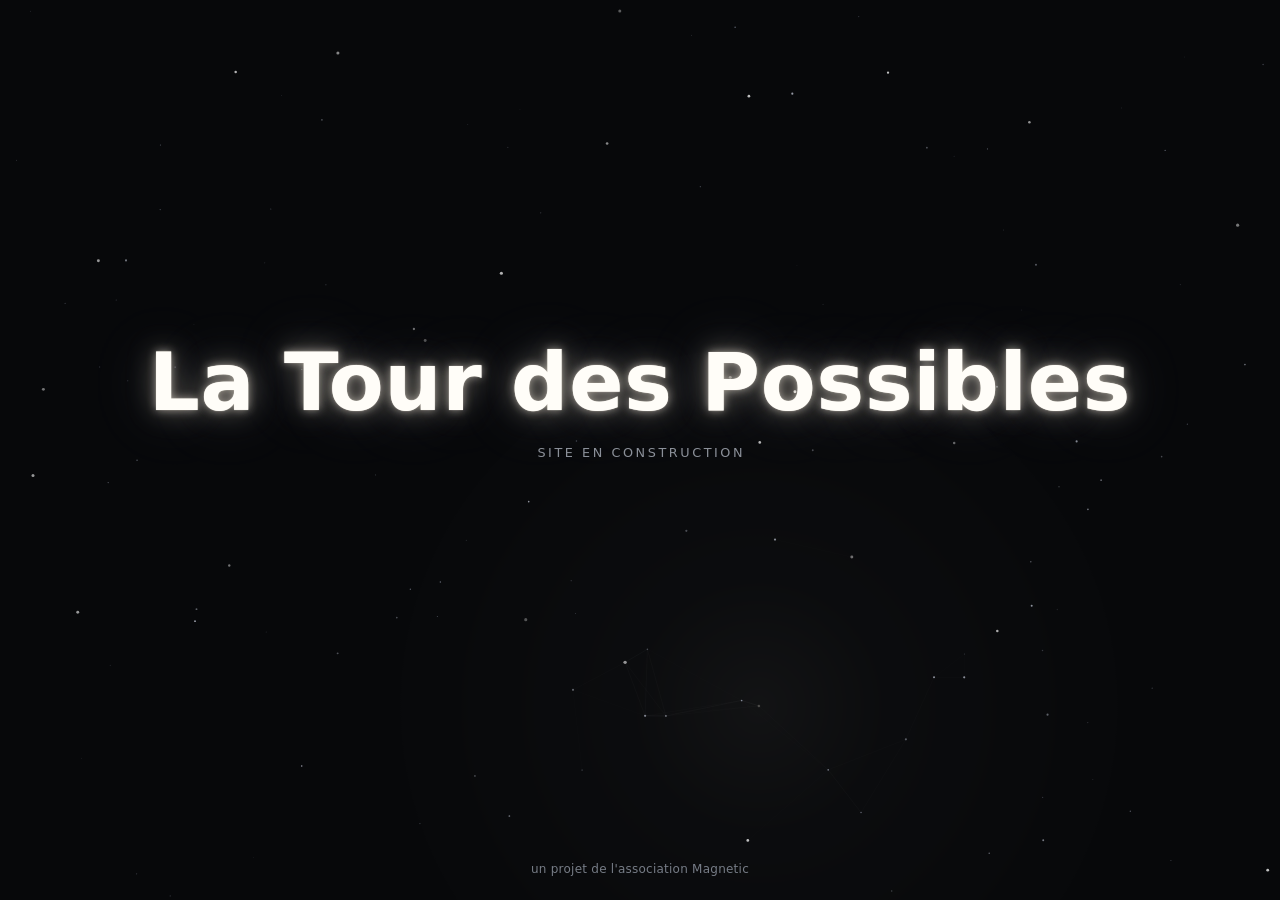
<file: index.html>
<!DOCTYPE html>
<html lang="fr" class="no-js"><head>
<meta charset="utf-8">
<meta name="viewport" content="width=device-width, initial-scale=1, viewport-fit=cover">
<title>La Tour des Possibles, site en construction</title>
<meta name="description" content="Installation d'art public de l'association Magnetic. Un combiné sonne au hasard dans l'espace public, celui qui décroche formule un voeu, et le voeu rejoint tous les autres. Geneva Lux, Genève, janvier 2027.">
<meta name="theme-color" content="#07080A">
<meta name="color-scheme" content="dark">
<link rel="canonical" href="https://tourdespossibles.ch/">
<meta property="og:type" content="website">
<meta property="og:url" content="https://tourdespossibles.ch/">
<meta property="og:locale" content="fr_CH">
<meta property="og:title" content="La Tour des Possibles, site en construction">
<meta property="og:description" content="Installation d'art public de l'association Magnetic. Un combiné sonne au hasard dans l'espace public, celui qui décroche formule un voeu, et le voeu rejoint tous les autres. Geneva Lux, Genève, janvier 2027.">
<!-- Visuel HD du festival, à activer à réception (1200 × 630 conseillé) :
<meta property="og:image" content="https://tourdespossibles.ch/og-image.jpg">
<meta property="og:image:width" content="1200">
<meta property="og:image:height" content="630">
<meta property="og:image:alt" content="La Tour des Possibles">
-->
<link rel="icon" type="image/svg+xml" href="data:image/svg+xml,%3Csvg xmlns='http://www.w3.org/2000/svg' viewBox='0 0 16 16'%3E%3Cpath d='M8 1l1.5 5.5L15 8l-5.5 1.5L8 15l-1.5-5.5L1 8l5.5-1.5z' fill='%23DCE6FF'/%3E%3C/svg%3E">
<script>document.documentElement.className='js'</script>
<link rel="stylesheet" href="style.css">
<script src="script.js" defer></script>
</head>
<body>

<div class="sky-static" aria-hidden="true"></div>
<canvas id="sky" aria-hidden="true"></canvas>
<main>
<h1>La Tour des Possibles</h1>
<p class="tagline">site en construction</p>
</main>
<footer>
<!-- À activer quand magnetic.ch sera en ligne :
<a href="https://magnetic.ch/">un projet de l'association Magnetic</a>
-->
un projet de l'association Magnetic
</footer>


</body></html>
</file>
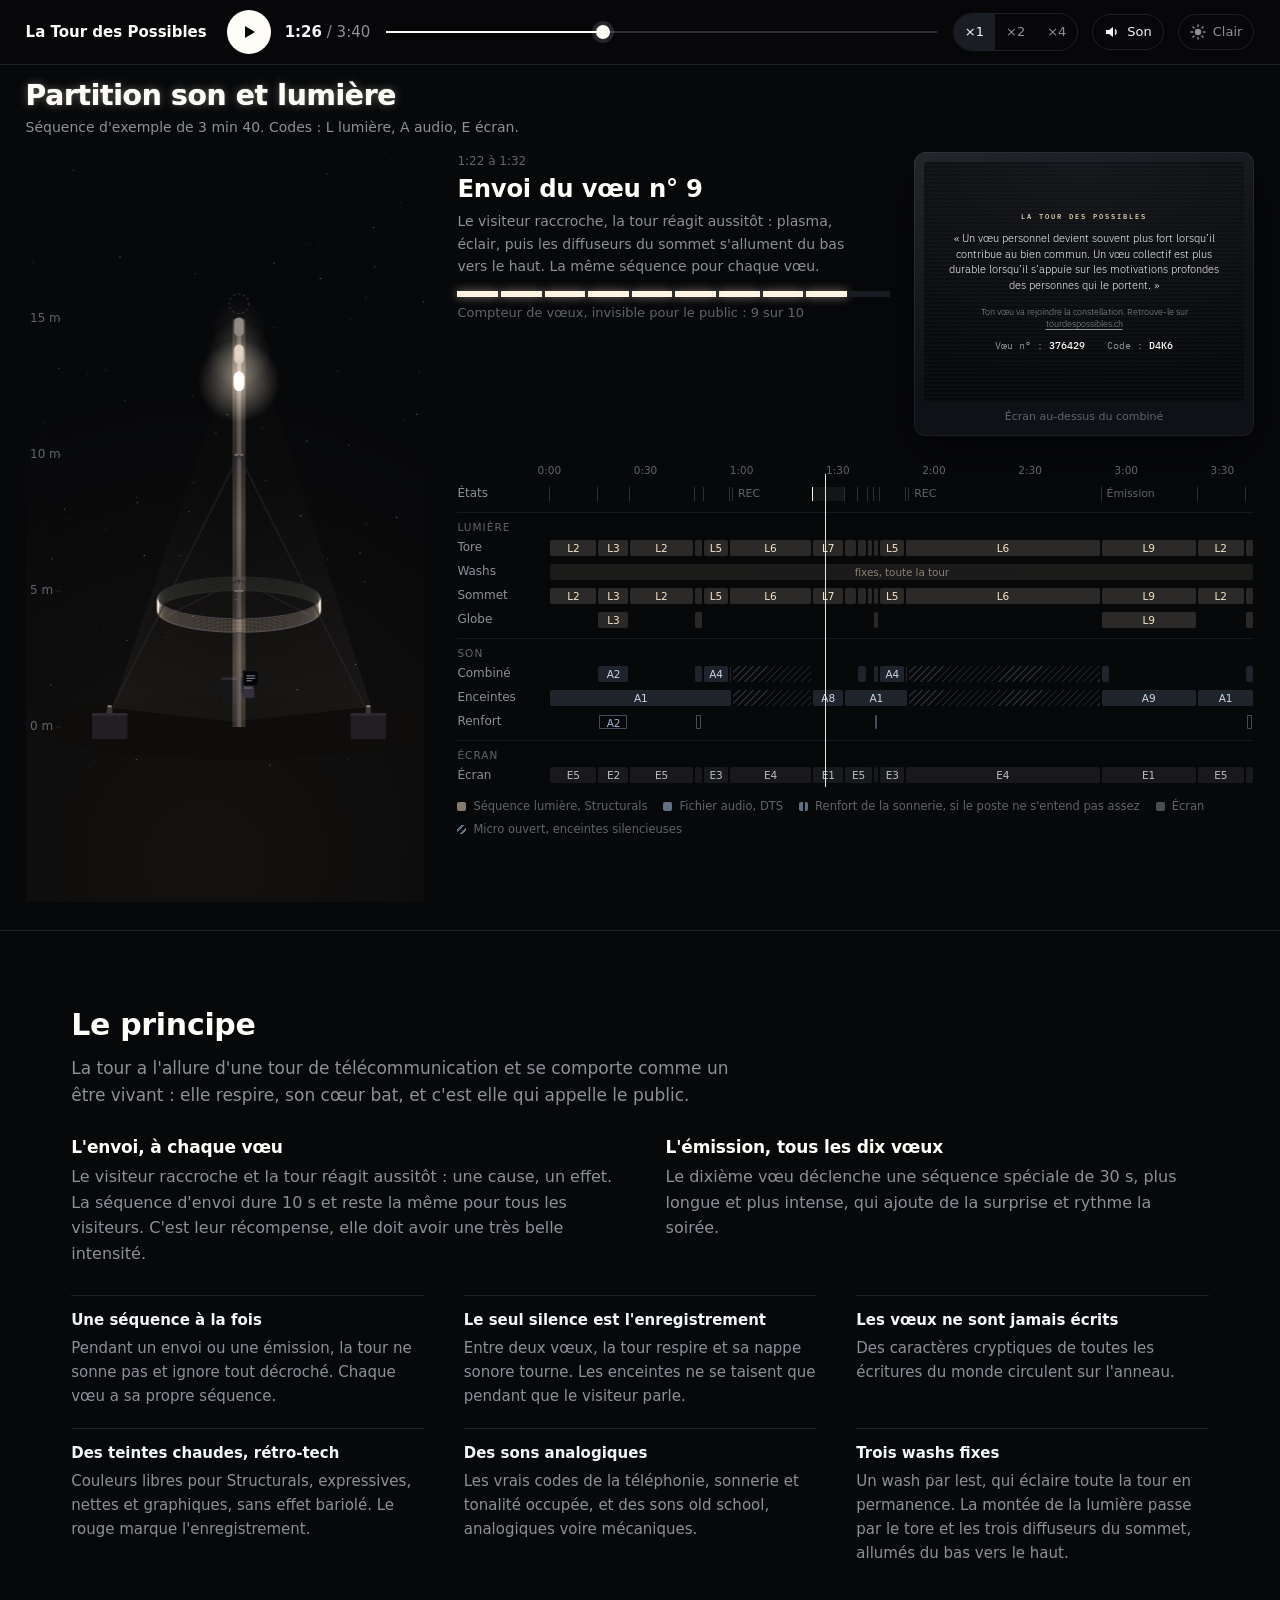
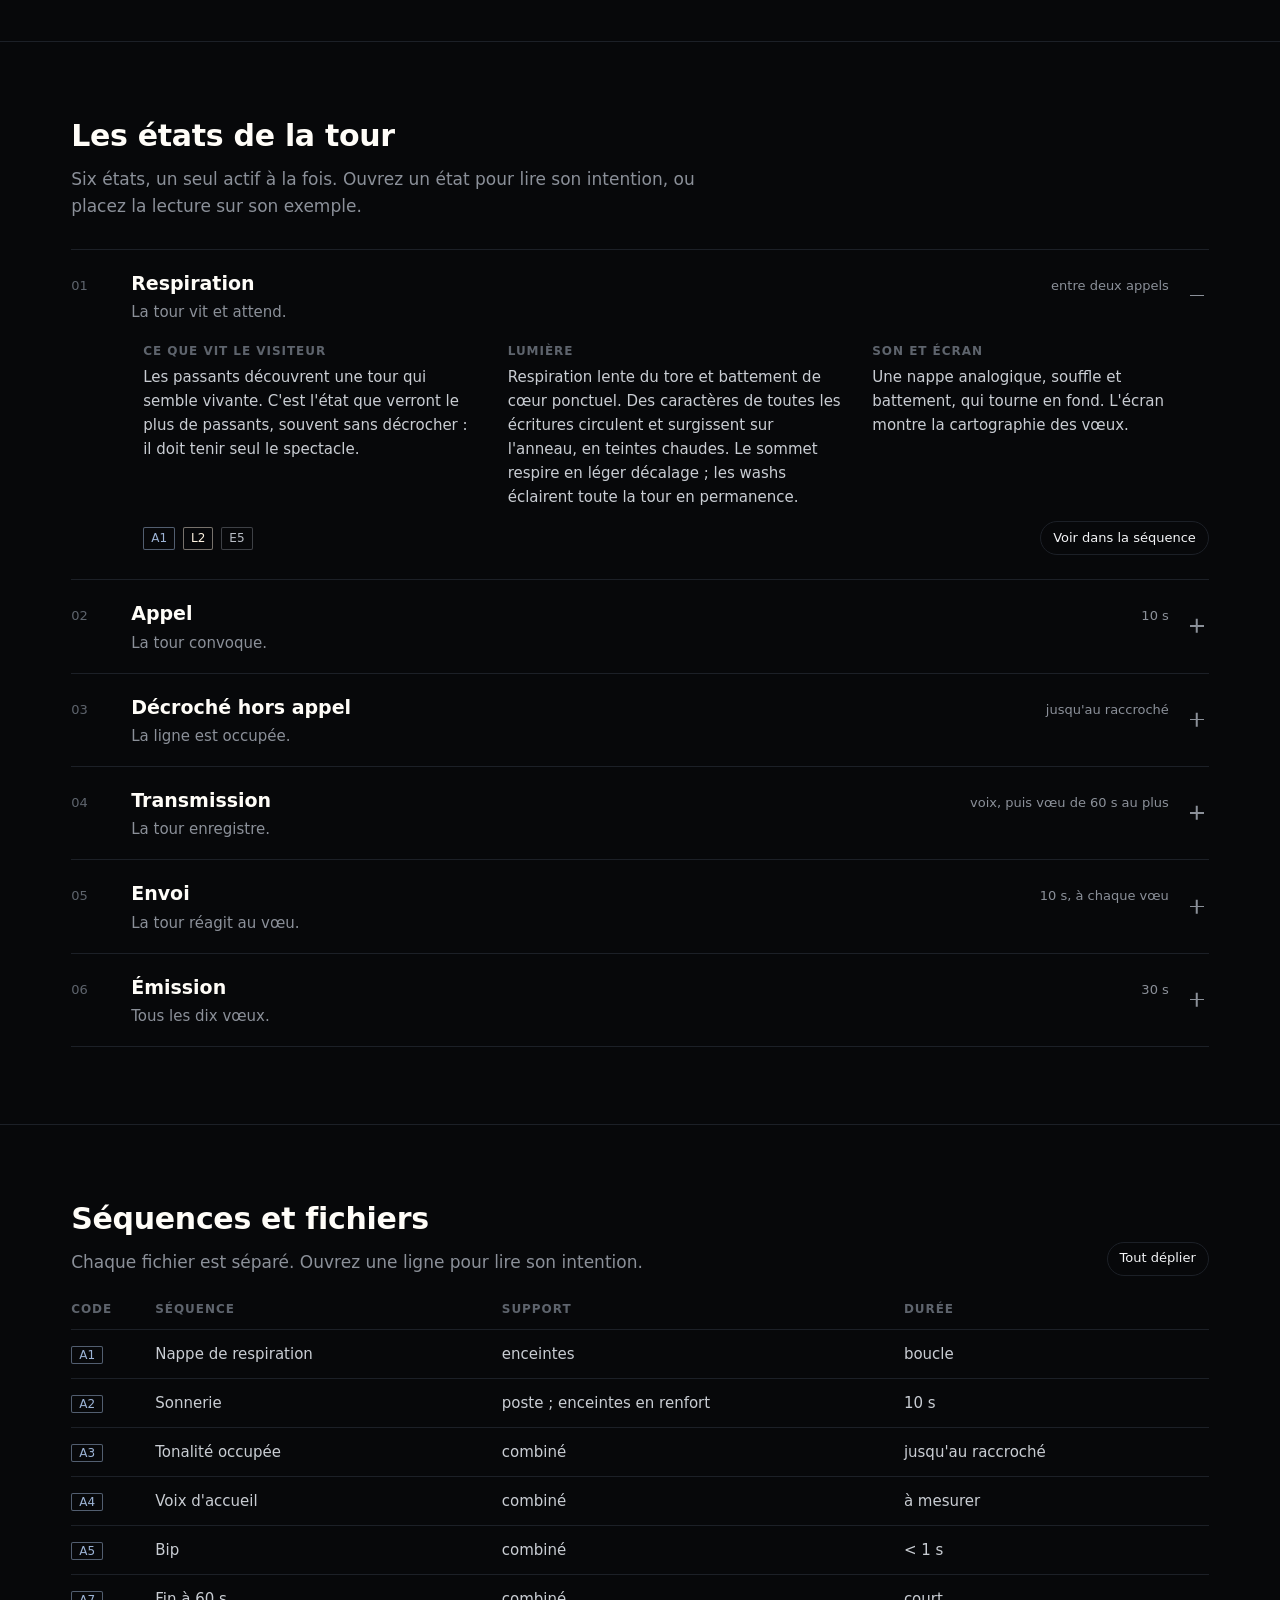
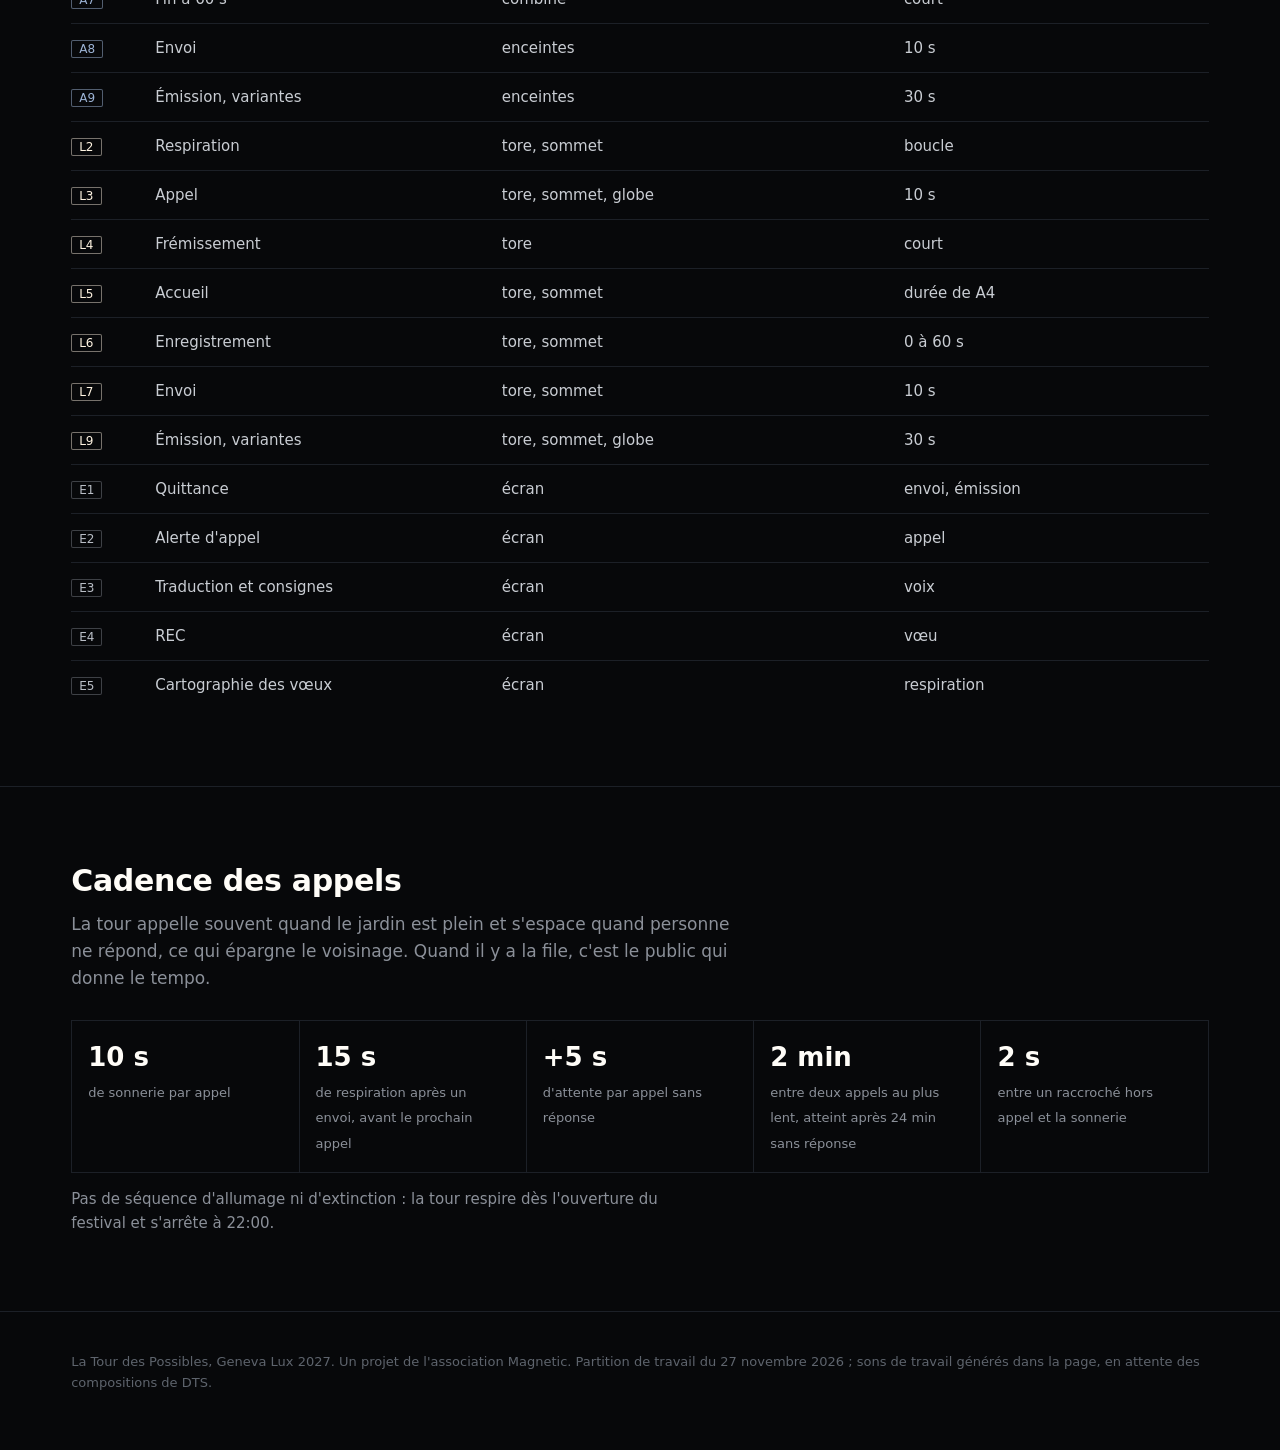
<file: sequencage/index.html>
<!DOCTYPE html>
<html lang="fr">
<head>
<meta charset="utf-8">
<meta name="viewport" content="width=device-width, initial-scale=1">
<meta name="robots" content="noindex">
<meta name="color-scheme" content="dark light">
<meta name="theme-color" content="#07080A">
<title>Partition de la tour</title>
<link rel="preconnect" href="https://fonts.googleapis.com"><link href="https://fonts.googleapis.com/css2?family=IBM+Plex+Mono:wght@400;500&family=IBM+Plex+Sans:wght@300;400;600&display=swap" rel="stylesheet">
<style>
/* VOICE travail : la conduite son et lumière d'une installation, à transmettre à l'équipe technique
   IDEA une conduite de régie lue la nuit, au pied de la tour, dans la charte du site tourdespossibles.ch
   PICTURE la tour en élévation, ses zones allumées à l'instant t, et le bandeau du tore déroulé
   COLOUR nuit #07080A, blanc chaud et ambre rétro-tech pour la lumière, bleu gris #9DB4D6 pour le son, rouge REC
   TYPE la police système du site, titres en 700 avec la lueur du site
   LAYOUT transport collant ; tour et écran ; timeline ; puis le cahier des charges replié en accordéons */
:root{color-scheme:dark;--bg:#07080A;--s1:#0D0F13;--line:#1C2027;--ink:#F4F5F7;--mute:#8B9099;--dim:#5E646D;--lum:#FFF4E2;--son:#9DB4D6;--scr:#8B9099;--rec:#FF3B3B}
*{box-sizing:border-box;min-width:0}
html,body{margin:0;background:var(--bg)}
body{color:var(--ink);font:16px/1.6 system-ui,-apple-system,"Segoe UI","Helvetica Neue",Helvetica,Arial,sans-serif;-webkit-font-smoothing:antialiased;overflow-x:clip}
h1,h2,h3{margin:0;font-weight:700;line-height:1.1;letter-spacing:-.01em}
h1{font-size:clamp(30px,4.4vw,52px);color:#FFFDF8;text-wrap:balance;text-shadow:0 0 1px rgba(255,250,240,.9),0 0 12px rgba(255,246,232,.45),0 0 40px rgba(255,240,215,.25)}
h2{font-size:clamp(22px,2.4vw,30px);color:#FFFDF8}
h3{font-size:17px}
p{margin:0}
a{color:inherit}
.w{max-width:1240px;margin:0 auto;padding:0 max(4vw,16px)}
section{padding:clamp(40px,6vw,88px) 0;border-top:1px solid var(--line)}
.lead{color:var(--mute);max-width:62ch;margin-top:14px;font-size:17px}
.sub{font-size:13px;color:var(--dim)}
/* transport */
.bar{position:sticky;top:0;z-index:9;background:rgba(7,8,10,.86);backdrop-filter:blur(10px);-webkit-backdrop-filter:blur(10px);border-bottom:1px solid var(--line)}
.bar .w{display:flex;align-items:center;gap:14px;min-height:64px;flex-wrap:wrap;padding-top:8px;padding-bottom:8px}
.brand{font-weight:700;font-size:15px;color:#FFFDF8;white-space:nowrap;margin-right:6px}
.pb{width:44px;height:44px;border-radius:50%;border:0;background:#FFFDF8;color:#07080A;cursor:pointer;display:grid;place-items:center;flex:none}
.pb svg{width:16px;height:16px}
.tc{font-variant-numeric:tabular-nums;font-size:15px;white-space:nowrap;color:var(--mute)}
.tc b{color:var(--ink);font-weight:600}
input[type=range]{-webkit-appearance:none;appearance:none;flex:1 1 220px;height:44px;background:transparent;cursor:pointer}
input[type=range]::-webkit-slider-runnable-track{height:2px;background:linear-gradient(90deg,#FFFDF8 var(--p,0%),#2A2F37 var(--p,0%))}
input[type=range]::-moz-range-track{height:2px;background:#2A2F37}
input[type=range]::-moz-range-progress{height:2px;background:#FFFDF8}
input[type=range]::-webkit-slider-thumb{-webkit-appearance:none;width:14px;height:14px;border-radius:50%;background:#FFFDF8;margin-top:-6px;box-shadow:0 0 0 4px rgba(255,253,248,.12)}
input[type=range]::-moz-range-thumb{width:14px;height:14px;border:0;border-radius:50%;background:#FFFDF8}
.seg{display:flex;border:1px solid var(--line);border-radius:22px;overflow:hidden;flex:none}
.seg button,.tog{font:inherit;font-size:13px;background:transparent;color:var(--mute);border:0;min-height:36px;padding:0 11px;cursor:pointer}
.seg button.on{background:#1A1E24;color:var(--ink)}
.tog{border:1px solid var(--line);border-radius:22px;display:flex;align-items:center;gap:7px;flex:none}
.tog[aria-pressed=true]{color:var(--ink)}
.tog svg{width:16px;height:16px}
button:focus-visible,input:focus-visible,summary:focus-visible{outline:2px solid #FFFDF8;outline-offset:2px}
/* stage */
.hero{padding:clamp(36px,5vw,64px) 0 clamp(28px,4vw,48px)}
.stage{display:grid;grid-template-columns:minmax(0,1.6fr) minmax(0,1fr);gap:clamp(24px,4vw,56px);margin-top:clamp(24px,3vw,40px);align-items:start}
.fig{position:relative;height:clamp(480px,74vh,760px)}
.fig canvas{position:absolute;inset:0;width:100%;height:100%}
.band{margin-top:12px}
.band canvas{display:block;width:100%;height:36px;image-rendering:pixelated;background:#000}
.band .sub{display:flex;justify-content:space-between;gap:12px;margin-top:8px}
.now .t{font-size:13px;color:var(--dim);font-variant-numeric:tabular-nums}
.now h3{font-size:clamp(24px,2.4vw,32px);color:#FFFDF8;margin:6px 0 10px}
.now p{color:var(--mute);font-size:15px;max-width:44ch;min-height:4.8em}
.gauge{display:grid;grid-template-columns:repeat(10,1fr);gap:3px;margin:20px 0 8px}
.gauge i{height:6px;background:#1A1E24}
.gauge i.f{background:var(--lum);box-shadow:0 0 10px rgba(255,244,226,.5)}
.dev{margin-top:28px;width:min(100%,300px);background:#15181D;border-radius:14px;padding:12px;box-shadow:inset 0 1px 0 #262B33,0 20px 40px rgba(0,0,0,.5)}
.scr{aspect-ratio:1;border-radius:6px;background:#020304;display:flex;flex-direction:column;justify-content:center;align-items:center;text-align:center;padding:9%;gap:10px;overflow:hidden;position:relative;transition:background .25s}
.scr .fr{font-size:15px;line-height:1.35;color:#F4F5F7}
.scr .en{font-size:13px;line-height:1.35;color:#8B9099}
.scr .bg{font-size:34px;font-weight:700;line-height:1;color:#FFFDF8}
.scr.al{background:#B3161C}.scr.al .en{color:#FFD9DA}
.scr .ring{width:58%;aspect-ratio:1;border-radius:50%;display:grid;place-items:center;background:conic-gradient(var(--rec) var(--a,0deg),#1A1C20 0);-webkit-mask:radial-gradient(circle,transparent 61%,#000 62%);mask:radial-gradient(circle,transparent 61%,#000 62%);position:absolute}
.scr .recl{color:var(--rec);font-weight:700;letter-spacing:.06em;font-size:15px;position:relative}
.scr .cd{font-size:40px;font-weight:700;color:#FFFDF8;font-variant-numeric:tabular-nums;position:relative;line-height:1}
.dev .sub{margin-top:10px;text-align:center}
/* timeline */
.tl{position:relative;margin-top:28px;user-select:none;touch-action:none;--lw:112px}
.r{display:grid;grid-template-columns:var(--lw) minmax(0,1fr);align-items:center;min-height:30px}
.r .k{font-size:13px;color:var(--mute)}
.g{display:grid;grid-template-columns:var(--lw) minmax(0,1fr);margin-top:14px;padding-top:12px;border-top:1px solid var(--line)}
.g .k{font-size:12px;letter-spacing:.08em;text-transform:uppercase;color:var(--dim)}
.tr{position:relative;height:26px}
.bk{position:absolute;top:2px;bottom:2px;font-size:11px;line-height:20px;text-align:center;overflow:hidden;white-space:nowrap;font-variant-numeric:tabular-nums;cursor:pointer;border-radius:2px}
.bk.l{background:rgba(255,244,226,.12);box-shadow:inset 0 0 0 1px rgba(255,244,226,.45);color:var(--lum)}
.bk.s{background:rgba(157,180,214,.13);box-shadow:inset 0 0 0 1px rgba(157,180,214,.5);color:var(--son)}
.bk.e{background:rgba(139,144,153,.12);box-shadow:inset 0 0 0 1px rgba(139,144,153,.42);color:#B9BEC6}
.bk.opt{background:transparent;box-shadow:inset 0 0 0 1px rgba(157,180,214,.5);border:1px dashed rgba(157,180,214,.0);color:var(--son);background-image:repeating-linear-gradient(90deg,rgba(157,180,214,.18) 0 6px,transparent 6px 10px)}
.bk.mic{background:repeating-linear-gradient(135deg,transparent 0 4px,rgba(157,180,214,.22) 4px 6px);box-shadow:inset 0 0 0 1px rgba(157,180,214,.35)}
.bk.st{background:transparent;color:var(--mute);text-align:left;padding-left:6px;border-left:1px solid #3A3F47;border-radius:0;font-size:12px}
.bk.st.on{color:#FFFDF8;border-left-color:#FFFDF8}
.bk.nar{color:transparent!important}
.ax{position:relative;height:18px;font-size:11px;color:var(--dim);font-variant-numeric:tabular-nums}
.ax span{position:absolute;transform:translateX(-50%)}
#ph{position:absolute;top:18px;bottom:0;width:1px;background:#FFFDF8;pointer-events:none;box-shadow:0 0 8px rgba(255,253,248,.6)}
.lg{display:flex;flex-wrap:wrap;gap:6px 20px;font-size:13px;color:var(--mute);margin-top:16px}
.lg i{display:inline-block;width:10px;height:10px;margin-right:7px;vertical-align:-1px;border-radius:2px}
/* text sections */
.two{display:grid;grid-template-columns:minmax(0,1fr) minmax(0,1fr);gap:clamp(24px,4vw,64px);margin-top:28px}
.two h3{color:#FFFDF8;margin-bottom:8px}
.two p{color:var(--mute)}
ul.rules{list-style:none;padding:0;margin:28px 0 0;display:grid;grid-template-columns:repeat(auto-fit,minmax(min(100%,260px),1fr));gap:20px 40px}
ul.rules li{border-top:1px solid var(--line);padding-top:12px;color:var(--mute);font-size:15px}
ul.rules b{display:block;color:var(--ink);font-weight:600;margin-bottom:4px}
details.st2{border-top:1px solid var(--line)}
details.st2:last-of-type{border-bottom:1px solid var(--line)}
details.st2 summary{list-style:none;display:grid;grid-template-columns:44px minmax(0,1fr) auto 24px;gap:16px;align-items:baseline;padding:18px 0;cursor:pointer}
details.st2 summary::-webkit-details-marker{display:none}
.num{font-size:13px;color:var(--dim);font-variant-numeric:tabular-nums}
.sn{font-weight:700;font-size:19px;color:#FFFDF8}
.sn span{display:block;font-weight:400;font-size:15px;color:var(--mute);margin-top:2px}
.du{font-size:13px;color:var(--mute);white-space:nowrap;font-variant-numeric:tabular-nums}
.pl{width:24px;height:24px;position:relative;align-self:center}
.pl::before,.pl::after{content:"";position:absolute;left:5px;right:5px;top:11px;height:1.5px;background:var(--mute);transition:transform .2s}
.pl::after{transform:rotate(90deg)}
details[open] .pl::after{transform:rotate(0)}
.body{display:grid;grid-template-columns:44px repeat(3,minmax(0,1fr));gap:12px 28px;padding:0 0 24px}
.body>div:first-child{grid-row:span 2}
.body h4{margin:0 0 4px;font-size:12px;letter-spacing:.08em;text-transform:uppercase;color:var(--dim);font-weight:600}
.body p{color:#C9CDD3;font-size:15px}
.body .fx{grid-column:2/-1;display:flex;flex-wrap:wrap;gap:8px;align-items:center}
.chip{font-size:12px;font-variant-numeric:tabular-nums;padding:2px 8px;border-radius:2px}
.chip.l{color:var(--lum);box-shadow:inset 0 0 0 1px rgba(255,244,226,.45)}.chip.s{color:var(--son);box-shadow:inset 0 0 0 1px rgba(157,180,214,.5)}.chip.e{color:#B9BEC6;box-shadow:inset 0 0 0 1px rgba(139,144,153,.42)}
.go{font:inherit;font-size:13px;color:var(--ink);background:transparent;border:1px solid var(--line);border-radius:22px;min-height:34px;padding:0 12px;cursor:pointer;margin-left:auto}
.go:hover{border-color:#FFFDF8}
.ft{width:100%;border-collapse:collapse;margin-top:24px;font-size:15px}
.ft th{font-size:12px;letter-spacing:.08em;text-transform:uppercase;color:var(--dim);font-weight:600;text-align:left;padding:0 12px 10px 0}
.ft td{padding:12px 12px 12px 0;border-top:1px solid var(--line);vertical-align:top;color:#C9CDD3}
.ft tr.h td{cursor:pointer}
.ft tr.h:hover td{color:var(--ink)}
.ft td:first-child{width:84px;white-space:nowrap}
.ft td.x{width:24px}
.ft tr.d td{border-top:0;padding-top:0;color:var(--mute);font-size:14px}
.ft tr.d[hidden]{display:none}
.ft tr.h[aria-expanded=true] .pl::after{transform:rotate(0)}
.tools{display:flex;justify-content:space-between;align-items:end;gap:16px;flex-wrap:wrap}
.cad{display:grid;grid-template-columns:repeat(auto-fit,minmax(min(100%,150px),1fr));gap:1px;background:var(--line);margin-top:28px;border:1px solid var(--line)}
.cad div{background:var(--bg);padding:16px}
.cad b{display:block;font-size:26px;font-weight:700;color:#FFFDF8;font-variant-numeric:tabular-nums}
.cad span{font-size:13px;color:var(--mute)}
ol.open{margin:24px 0 0;padding:0;list-style:none;columns:2 320px;column-gap:56px}
ol.open li{break-inside:avoid;padding:12px 0;border-top:1px solid var(--line);color:var(--mute);font-size:15px}
ol.open b{color:var(--ink);font-weight:600}
footer{padding:40px 0 56px;color:var(--dim);font-size:13px;border-top:1px solid var(--line)}
@media(max-width:900px){.stage{grid-template-columns:minmax(0,1fr)}.fig{height:clamp(440px,70vh,640px)}.two{grid-template-columns:minmax(0,1fr)}.body{grid-template-columns:minmax(0,1fr)}.body>div:first-child{display:none}.body .fx{grid-column:auto}}
@media(max-width:600px){.fig{height:clamp(380px,112vw,520px)}.tl{--lw:74px}.r .k{font-size:12px}.brand{display:none}.bar .w{gap:10px}details.st2 summary{grid-template-columns:28px minmax(0,1fr) 24px}.du{display:none}.ft td:nth-child(3),.ft th:nth-child(3){display:none}}
@media(prefers-reduced-motion:reduce){.pl::before,.pl::after,.scr{transition:none}}

/* layout tour 1/3, lecture 2/3 */
.hero{padding:clamp(18px,2.4vw,30px) 0 clamp(24px,3vw,40px)}
.hero h1{font-size:clamp(24px,2.6vw,34px)}
.hero .lead{margin-top:8px;font-size:15px;max-width:none}
.stage{grid-template-columns:minmax(0,1fr) minmax(0,2fr);margin-top:18px;gap:clamp(20px,2.6vw,40px)}
.fig{height:clamp(420px,calc(100svh - 230px),780px)}
.top{display:grid;grid-template-columns:minmax(0,1fr) 196px;gap:24px;align-items:start}
.now h3{font-size:clamp(20px,1.9vw,26px);margin:4px 0 8px}
.now p{min-height:0;font-size:14px}
.gauge{margin:14px 0 6px}
.dev{margin-top:0;width:196px;padding:9px;border-radius:12px}
.scr{padding:8%;gap:6px}
.scr .fr{font-size:12px}.scr .en{font-size:11px}.scr .bg{font-size:24px}
.scr .recl{font-size:13px}.scr .cd{font-size:30px}
.dev .sub{margin-top:6px;font-size:11px}
.right .tl{margin-top:18px}
.right .lg{font-size:12px;margin-top:10px}
@media(max-width:900px){.stage{grid-template-columns:minmax(0,1fr)}.fig{height:clamp(420px,70vh,620px)}}
@media(max-width:560px){.top{grid-template-columns:minmax(0,1fr)}.dev{width:min(100%,260px)}}
.right .r{min-height:24px}.right .tr{height:22px}.right .bk{line-height:16px;font-size:10.5px;letter-spacing:-.01em}.right .g{margin-top:6px;padding-top:6px}.right .g .k{font-size:11px}.right .ax{height:16px}#ph{top:16px}
.top{grid-template-columns:minmax(0,1fr) 164px}.dev{width:164px}.scr .bg{font-size:20px}.scr .fr{font-size:11px}.scr .en{font-size:10.5px}

/* nettoyage */
.wide{max-width:none;padding-left:clamp(16px,2vw,32px);padding-right:clamp(16px,2vw,32px)}
.hero{padding:16px 0 28px}
.hero h1{font-size:clamp(22px,2.2vw,30px);text-shadow:0 0 1px rgba(255,250,240,.8),0 0 10px rgba(255,246,232,.35)}
.hero .lead{font-size:14px;margin-top:4px}
.stage{margin-top:14px;align-items:start}
.fig{height:calc(100svh - 150px);min-height:440px;max-height:900px}
.now .t{font-size:12px}
.right .tl{--lw:92px;margin-top:22px}
.right .r .k{font-size:12px}
.right .g{border-top-color:#15181D}
.right .g .k{font-size:10.5px;letter-spacing:.1em}
.right .ax{font-size:10.5px}
.bk{top:3px;bottom:3px;border-radius:2px}
.bk.l{background:rgba(255,236,205,.15);box-shadow:none;color:#F3E3C8}
.bk.s{background:rgba(157,180,214,.17);box-shadow:none;color:#C9D6EA}
.bk.e{background:rgba(255,255,255,.07);box-shadow:none;color:#B9BEC6}
.bk.mic{background:repeating-linear-gradient(135deg,transparent 0 4px,rgba(157,180,214,.2) 4px 5px);box-shadow:none}
.bk.opt{background:none;background-image:none;box-shadow:inset 0 0 0 1px rgba(157,180,214,.4);color:var(--son)}
.bk.st{top:4px;bottom:4px;border-left:1px solid #2A2F37;color:var(--dim);font-size:11px;padding-left:5px;line-height:14px}
.bk.st.on{color:#FFFDF8;border-left-color:#FFFDF8;background:rgba(255,255,255,.05)}
#ph{width:1px;background:rgba(255,253,248,.9);box-shadow:none}
.right .lg{gap:4px 16px;font-size:11.5px;color:var(--dim)}
.right .lg i{width:9px;height:9px}
.dev{box-shadow:inset 0 1px 0 #22262D}
@media(max-width:900px){.fig{height:clamp(420px,70vh,620px)}}

/* mode clair : la tour et l'écran restent de nuit */
:root[data-theme=light]{color-scheme:light;--bg:#FAFAF8;--s1:#F1F1EE;--line:#E2E3E5;--ink:#15171B;--mute:#4F555D;--dim:#80868E;--lum:#8A5A12;--son:#2D5592;--scr:#5A6068}
:root[data-theme=light] h1,:root[data-theme=light] h2,:root[data-theme=light] .brand,:root[data-theme=light] .now h3,:root[data-theme=light] .two h3,:root[data-theme=light] .sn,:root[data-theme=light] .cad b{color:#0F1114;text-shadow:none}
:root[data-theme=light] .bar{background:rgba(250,250,248,.9)}
:root[data-theme=light] .pb{background:#15171B;color:#FAFAF8}
:root[data-theme=light] input[type=range]::-webkit-slider-runnable-track{background:linear-gradient(90deg,#15171B var(--p,0%),#D6D8DB var(--p,0%))}
:root[data-theme=light] input[type=range]::-moz-range-track{background:#D6D8DB}:root[data-theme=light] input[type=range]::-moz-range-progress{background:#15171B}
:root[data-theme=light] input[type=range]::-webkit-slider-thumb{background:#15171B;box-shadow:0 0 0 4px rgba(21,23,27,.1)}:root[data-theme=light] input[type=range]::-moz-range-thumb{background:#15171B}
:root[data-theme=light] .seg button.on{background:#E9EAEC}
:root[data-theme=light] button:focus-visible,:root[data-theme=light] input:focus-visible,:root[data-theme=light] summary:focus-visible{outline-color:#15171B}
:root[data-theme=light] .fig{background:#07080A;border-radius:6px;overflow:hidden}
:root[data-theme=light] .gauge i{background:#E2E3E5}:root[data-theme=light] .gauge i.f{background:#C9872A;box-shadow:none}
:root[data-theme=light] .dev{box-shadow:0 10px 30px rgba(0,0,0,.18)}
:root[data-theme=light] .right .g{border-top-color:#ECEDEF}
:root[data-theme=light] .bk.l{background:rgba(201,135,42,.17);color:#6E470E}
:root[data-theme=light] .bk.s{background:rgba(45,85,146,.13);color:#24477E}
:root[data-theme=light] .bk.e{background:rgba(0,0,0,.06);color:#4A4F57}
:root[data-theme=light] .bk.mic{background:repeating-linear-gradient(135deg,transparent 0 4px,rgba(45,85,146,.18) 4px 5px)}
:root[data-theme=light] .bk.opt{box-shadow:inset 0 0 0 1px rgba(45,85,146,.45);color:#24477E}
:root[data-theme=light] .bk.st{border-left-color:#D6D8DB;color:var(--dim)}:root[data-theme=light] .bk.st.on{color:#0F1114;border-left-color:#0F1114;background:rgba(0,0,0,.04)}
:root[data-theme=light] #ph{background:#15171B}
:root[data-theme=light] .body p,:root[data-theme=light] .ft td{color:#30343A}:root[data-theme=light] .ft tr.h:hover td{color:#0F1114}
:root[data-theme=light] .chip.l{color:#6E470E;box-shadow:inset 0 0 0 1px rgba(138,90,18,.45)}:root[data-theme=light] .chip.s{color:#24477E;box-shadow:inset 0 0 0 1px rgba(45,85,146,.45)}:root[data-theme=light] .chip.e{color:#4A4F57;box-shadow:inset 0 0 0 1px rgba(0,0,0,.2)}
:root[data-theme=light] .go:hover{border-color:#15171B}
:root[data-theme=light] .right .lg{color:var(--mute)}
:root{--sw-l:rgba(255,236,205,.5);--sw-s:rgba(157,180,214,.6);--sw-e:rgba(139,144,153,.5)}
:root[data-theme=light]{--sw-l:rgba(201,135,42,.5);--sw-s:rgba(45,85,146,.45);--sw-e:rgba(0,0,0,.25)}
.ft tr.d td{line-height:1.6;padding-bottom:18px}.ft tr.d td:last-child{max-width:78ch}

/* écran 4:3 de la quittance, d'après le deck */
.top{grid-template-columns:minmax(0,1fr) 340px}.dev{container-type:inline-size;width:340px;padding:10px;border-radius:12px;background:linear-gradient(160deg,#23252b,#101116 60%);box-shadow:0 20px 50px rgba(0,0,0,.45),inset 0 0 0 1px rgba(255,255,255,.06)}
.scr{aspect-ratio:4/3;border-radius:3px;background:radial-gradient(120% 90% at 50% 0%,#15161b,#08090b);color:#F4F5F7;padding:6.5cqw 7.5cqw;gap:3.2cqw;font-family:"IBM Plex Sans",system-ui,sans-serif}
.scr::after{content:"";position:absolute;inset:0;pointer-events:none;background:repeating-linear-gradient(0deg,rgba(255,255,255,.018) 0 2px,transparent 2px 4px)}
.scr p{margin:0}
.scr .sc-title{font:500 2.1cqw/1 "IBM Plex Mono",ui-monospace,monospace;letter-spacing:.3em;text-transform:uppercase;color:#FFE6BD}
.scr .sc-quote{font-weight:300;font-size:3.5cqw;line-height:1.42;color:#F4F5F7}
.scr .sc-line{font-weight:300;font-size:2.9cqw;line-height:1.4;color:#8B9099}
.scr .sc-line u{text-decoration-thickness:1px;text-underline-offset:.5cqw}
.scr .sc-ids{display:flex;justify-content:center;gap:7cqw;font:400 3cqw/1 "IBM Plex Mono",ui-monospace,monospace;color:#8B9099}
.scr .sc-ids b{font-weight:500;color:#FFFDF8}
.scr .sc-big{font-weight:600;font-size:10cqw;line-height:1;color:#FFFDF8}
.scr.al{background:#B3161C}
.scr.rc .ring{width:46%}.scr.rc .recl{font:500 5cqw/1 "IBM Plex Mono",monospace;letter-spacing:.12em}.scr.rc .cd{font:500 11cqw/1 "IBM Plex Mono",monospace}
.scr.map{padding:3cqw;gap:1.5cqw}.scr .sc-map{width:100%;height:80%}.sc-map line{stroke:rgba(255,230,189,.22);stroke-width:.6}.sc-map circle{fill:#FFE6BD}
.scr .sc-cap{font-size:2cqw;letter-spacing:.18em;color:#8B9099}
@media(max-width:1100px){.top{grid-template-columns:minmax(0,1fr) 260px}.dev{width:260px}}@media(max-width:560px){.top{grid-template-columns:minmax(0,1fr)}.dev{width:min(100%,340px)}}
</style>
</head>
<body>
<div class="bar"><div class="w wide">
<span class="brand">La Tour des Possibles</span>
<button class="pb" id="play" type="button" aria-label="Lecture"><svg id="pi" viewBox="0 0 16 16"><path d="M4 2l10 6-10 6z" fill="currentColor"/></svg></button>
<span class="tc" id="tc"><b>0:00</b> / 3:40</span>
<input id="scrub" type="range" min="0" max="220" step="0.1" value="0" aria-label="Position dans la séquence">
<div class="seg" id="speed" role="group" aria-label="Vitesse"><button type="button" class="on" data-v="1">×1</button><button type="button" data-v="2">×2</button><button type="button" data-v="4">×4</button></div>
<button class="tog" id="snd" type="button" aria-pressed="true" aria-label="Sons de travail"><svg viewBox="0 0 16 16"><path d="M2 6h3l4-3v10l-4-3H2z" fill="currentColor"/><path d="M11 5.5a3.5 3.5 0 010 5" stroke="currentColor" fill="none" stroke-width="1.4"/></svg>Son</button>
<button class="tog" id="thm" type="button" aria-label="Passer en mode clair"><svg viewBox="0 0 16 16"><circle cx="8" cy="8" r="3.2" fill="currentColor"/><g stroke="currentColor" stroke-width="1.4" stroke-linecap="round"><path d="M8 1v1.6M8 13.4V15M1 8h1.6M13.4 8H15M3 3l1.1 1.1M11.9 11.9L13 13M3 13l1.1-1.1M11.9 4.1L13 3"/></g></svg><span>Clair</span></button>
</div></div>


<header class="hero"><div class="w wide">
<h1>Partition son et lumière</h1>
<p class="lead">Séquence d'exemple de 3 min 40. Codes : L lumière, A audio, E écran.</p>
<div class="stage">
<div>
<div class="fig"><canvas id="tower" role="img" aria-label="La tour en élévation, ses zones lumineuses à l'instant choisi"></canvas></div>
<canvas id="bandc" width="377" height="10" hidden></canvas>
</div>
<div class="right">
<div class="top">
<div class="now" aria-live="polite">
<div class="t" id="nt"></div>
<h3 id="nn"></h3>
<p id="np"></p>
<div class="gauge" id="gauge"></div>
<div class="sub" id="gt"></div>
</div>
<div class="dev"><div class="scr" id="scr"></div><div class="sub">Écran au-dessus du combiné</div></div>
</div>
<div class="tl" id="tl">
<div class="r"><div></div><div class="ax" id="ax"></div></div>
<div class="r"><div class="k">États</div><div class="tr" id="t_st"></div></div>
<div class="g"><div class="k">Lumière</div><div></div></div>
<div class="r"><div class="k">Tore</div><div class="tr" id="t_to"></div></div>
<div class="r"><div class="k">Washs</div><div class="tr" id="t_wa"></div></div>
<div class="r"><div class="k">Sommet</div><div class="tr" id="t_so"></div></div>
<div class="r"><div class="k">Globe</div><div class="tr" id="t_gl"></div></div>
<div class="g"><div class="k">Son</div><div></div></div>
<div class="r"><div class="k">Combiné</div><div class="tr" id="t_co"></div></div>
<div class="r"><div class="k">Enceintes</div><div class="tr" id="t_en"></div></div>
<div class="r"><div class="k">Renfort</div><div class="tr" id="t_rf"></div></div>
<div class="g"><div class="k">Écran</div><div></div></div>
<div class="r"><div class="k">Écran</div><div class="tr" id="t_ec"></div></div>
<div id="ph"></div>
</div>
<div class="lg"><span><i style="background:var(--sw-l)"></i>Séquence lumière, Structurals</span><span><i style="background:var(--sw-s)"></i>Fichier audio, DTS</span><span><i style="background:repeating-linear-gradient(90deg,var(--sw-s) 0 4px,transparent 4px 6px)"></i>Renfort de la sonnerie, si le poste ne s'entend pas assez</span><span><i style="background:var(--sw-e)"></i>Écran</span><span><i style="background:repeating-linear-gradient(135deg,transparent 0 3px,var(--sw-s) 3px 5px)"></i>Micro ouvert, enceintes silencieuses</span></div>
</div>
</div>
</div></header>


<section id="principe"><div class="w">
<h2>Le principe</h2>
<p class="lead">La tour a l'allure d'une tour de télécommunication et se comporte comme un être vivant : elle respire, son cœur bat, et c'est elle qui appelle le public.</p>
<div class="two">
<div><h3>L'envoi, à chaque vœu</h3><p>Le visiteur raccroche et la tour réagit aussitôt : une cause, un effet. La séquence d'envoi dure 10 s et reste la même pour tous les visiteurs. C'est leur récompense, elle doit avoir une très belle intensité.</p></div>
<div><h3>L'émission, tous les dix vœux</h3><p>Le dixième vœu déclenche une séquence spéciale de 30 s, plus longue et plus intense, qui ajoute de la surprise et rythme la soirée.</p></div>
</div>
<ul class="rules">
<li><b>Une séquence à la fois</b>Pendant un envoi ou une émission, la tour ne sonne pas et ignore tout décroché. Chaque vœu a sa propre séquence.</li>
<li><b>Le seul silence est l'enregistrement</b>Entre deux vœux, la tour respire et sa nappe sonore tourne. Les enceintes ne se taisent que pendant que le visiteur parle.</li>
<li><b>Les vœux ne sont jamais écrits</b>Des caractères cryptiques de toutes les écritures du monde circulent sur l'anneau.</li>
<li><b>Des teintes chaudes, rétro-tech</b>Couleurs libres pour Structurals, expressives, nettes et graphiques, sans effet bariolé. Le rouge marque l'enregistrement.</li>
<li><b>Des sons analogiques</b>Les vrais codes de la téléphonie, sonnerie et tonalité occupée, et des sons old school, analogiques voire mécaniques.</li>
<li><b>Trois washs fixes</b>Un wash par lest, qui éclaire toute la tour en permanence. La montée de la lumière passe par le tore et les trois diffuseurs du sommet, allumés du bas vers le haut.</li>
</ul>
</div></section>

<section id="etats"><div class="w">
<h2>Les états de la tour</h2>
<p class="lead">Six états, un seul actif à la fois. Ouvrez un état pour lire son intention, ou placez la lecture sur son exemple.</p>
<div id="states" style="margin-top:28px"></div>
</div></section>

<section id="fichiers"><div class="w">
<div class="tools"><div><h2>Séquences et fichiers</h2><p class="lead">Chaque fichier est séparé. Ouvrez une ligne pour lire son intention.</p></div><button class="go" id="all" type="button">Tout déplier</button></div>
<table class="ft" id="ft"></table>
</div></section>

<section id="cadence"><div class="w">
<h2>Cadence des appels</h2>
<p class="lead">La tour appelle souvent quand le jardin est plein et s'espace quand personne ne répond, ce qui épargne le voisinage. Quand il y a la file, c'est le public qui donne le tempo.</p>
<div class="cad">
<div><b>10 s</b><span>de sonnerie par appel</span></div>
<div><b>15 s</b><span>de respiration après un envoi, avant le prochain appel</span></div>
<div><b>+5 s</b><span>d'attente par appel sans réponse</span></div>
<div><b>2 min</b><span>entre deux appels au plus lent, atteint après 24 min sans réponse</span></div>
<div><b>2 s</b><span>entre un raccroché hors appel et la sonnerie</span></div>
</div>
<p class="lead" style="font-size:15px">Pas de séquence d'allumage ni d'extinction : la tour respire dès l'ouverture du festival et s'arrête à 22:00.</p>
</div></section>
<footer><div class="w">La Tour des Possibles, Geneva Lux 2027. Un projet de l'association Magnetic. Partition de travail du 27 novembre 2026 ; sons de travail générés dans la page, en attente des compositions de DTS.</div></footer>

<script>
{
const T=220,COLS=377,ROWS=10;
const MOM=[[0,15,'resp','Respiration'],[15,25,'appel','Appel sans réponse'],[25,45,'resp','Respiration'],[45,48,'appel','Appel'],[48,56,'voix','Transmission, voix'],[56,57,'bip','Bip'],[57,82,'rec','Transmission, vœu n° 9'],[82,92,'envoi','Envoi du vœu n° 9'],[92,96,'resp','Respiration'],[96,99,'hors','Décroché hors appel'],[99,101,'resp','Respiration'],[101,103,'appel','Appel'],[103,111,'voix','Transmission, voix'],[111,112,'bip','Bip'],[112,172,'rec','Transmission, vœu n° 10'],[172,202,'emis','Émission, dixième vœu'],[202,217,'resp','Respiration'],[217,220,'appel','Appel']];
const SHORT={resp:'Respiration',appel:'Appel',voix:'Voix',bip:'',rec:'REC',envoi:'Envoi',hors:'Occupé',emis:'Émission'};
const NOW={resp:'La tour vit et attend. Des caractères cryptiques circulent sur l\'anneau, la lumière respire, la nappe sonore tourne.',appel:'Toute la tour sonne avec le téléphone : le tore et le sommet battent au rythme de la sonnerie.',hors:'Quelqu\'un décroche sans sonnerie et entend la tonalité occupée. Au raccroché, la tour le rappelle.',voix:'La voix de la tour parle au combiné. Au sommet, les diffuseurs s\'allument l\'un après l\'autre, comme une information qui arrive.',bip:'Le bip donne la parole.',rec:'Le visiteur dit son vœu. Une boucle de lumière parcourt l\'anneau, les trois diffuseurs du sommet sont rouges, les enceintes se taisent.',envoi:'Le visiteur raccroche, la tour réagit aussitôt : plasma, éclair, puis les diffuseurs du sommet s\'allument du bas vers le haut. La même séquence pour chaque vœu.',emis:'Le dixième vœu déclenche la séquence spéciale : la tour envoie les vœux vers le ciel.'};
const RL=[[0,15,'L2'],[15,25,'L3'],[25,45,'L2'],[45,48,'L3'],[48,56,'L5'],[56,82,'L6'],[82,92,'L7'],[92,96,'L2'],[96,99,'L4'],[99,101,'L2'],[101,103,'L3'],[103,111,'L5'],[111,172,'L6'],[172,202,'L9'],[202,217,'L2'],[217,220,'L3']];
const RC=[[15,25,'A2'],[45,48,'A2'],[48,56,'A4'],[56,57,'A5'],[57,82,'MIC'],[96,99,'A3'],[101,103,'A2'],[103,111,'A4'],[111,112,'A5'],[112,172,'MIC'],[172,175,'A7'],[217,220,'A2']];
const RS=[[0,57,'A1'],[57,82,'MIC'],[82,92,'A8'],[92,112,'A1'],[112,172,'MIC'],[172,202,'A9'],[202,220,'A1']];
const RR=[[15,25,'A2'],[45,48,'A2'],[101,103,'A2'],[217,220,'A2']];
const RE=[[0,15,'E5'],[15,25,'E2'],[25,45,'E5'],[45,48,'E2'],[48,56,'E3'],[56,82,'E4'],[82,92,'E1'],[92,101,'E5'],[101,103,'E2'],[103,111,'E3'],[111,172,'E4'],[172,202,'E1'],[202,217,'E5'],[217,220,'E2']];
const ZONE={to:()=>true,wa:c=>c!=='L5'&&c!=='L6',so:()=>true,gl:c=>c==='L3'||c==='L9'};
const STATES=[
['Respiration','La tour vit et attend.','entre deux appels',0,'Les passants découvrent une tour qui semble vivante. C\'est l\'état que verront le plus de passants, souvent sans décrocher : il doit tenir seul le spectacle.','Respiration lente du tore et battement de cœur ponctuel. Des caractères de toutes les écritures circulent et surgissent sur l\'anneau, en teintes chaudes. Le sommet respire en léger décalage ; les washs éclairent toute la tour en permanence.','Une nappe analogique, souffle et battement, qui tourne en fond. L\'écran montre la cartographie des vœux.',['A1','L2','E5']],
['Appel','La tour convoque.','10 s',15,'Le téléphone sonne au hasard. Celui qui décroche devient celui que la tour a choisi ; les autres regardent. Sans réponse, la tour retombe dans sa respiration et rappellera plus tard.','Toute la tour sonne : le tore et le sommet battent ensemble, deux coups et un silence. Le globe, s\'il est installé, clignote comme une balise.','Une vraie sonnerie de téléphone, mécanique, qui sort du poste. Les enceintes ne la renforcent que si le poste ne s\'entend pas assez. L\'écran passe en alerte.',['A2','L3','E2']],
['Décroché hors appel','La ligne est occupée.','jusqu\'au raccroché',96,'Quelqu\'un décroche alors que rien ne sonne et entend la tonalité occupée. Il raccroche ; deux secondes plus tard, la tour le rappelle. Ne joue que pendant la respiration.','La lumière ne change presque pas, à peine un frémissement : toute la surprise tient dans le rappel.','La tonalité occupée, avec les vrais codes sonores de la téléphonie.',['A3','L4']],
['Transmission','La tour enregistre.','voix, puis vœu de 60 s au plus',48,'La voix dit à l\'oreille : « Je suis la tour des possibles et j\'ai une question pour toi. Quel est ton vœu le plus cher ? », puis demande de raccrocher pour envoyer le vœu. Un bip donne la parole ; le raccroché envoie le vœu.','Pendant la voix, le tore est enveloppant et les diffuseurs du sommet s\'allument l\'un après l\'autre, comme une information qui arrive. Pendant le vœu, une boucle de lumière parcourt l\'anneau, coupée au raccroché quelle que soit la durée du vœu ; les trois diffuseurs sont rouges, c\'est le voyant REC de la tour.','La voix et le bip dans le combiné, la nappe en fond pendant la voix. Pendant l\'enregistrement, les enceintes se taisent : c\'est le seul moment de silence. L\'écran donne la traduction, puis le REC et le compte à rebours des 10 dernières secondes.',['A4','A5','A7','L5','L6','E3','E4']],
['Envoi','La tour réagit au vœu.','10 s, à chaque vœu',82,'Le visiteur raccroche et la tour réagit aussitôt : une cause, un effet. La séquence est la même pour tous les visiteurs et doit avoir une très belle intensité.','Le plasma pulse et se rassemble dans le tore, un éclair le traverse, puis l\'énergie rejoint le sommet : les trois diffuseurs s\'allument du bas vers le haut et s\'illuminent ensemble. La tour revient ensuite directement à sa respiration.','Une montée électrique, analogique, qui se résout dans un impact. Pas de silence après le vœu. L\'écran affiche la quittance : la phrase de la tour, le numéro et le code du vœu.',['A8','L7','E1']],
['Émission','Tous les dix vœux.','30 s',172,'Le dixième vœu déclenche une séquence spéciale, plus longue et plus intense. Elle ajoute de la surprise et rythme la soirée.','L\'anneau se remplit de lumière et pulse de plus en plus vite ; les diffuseurs du sommet s\'allument du bas vers le haut, en vagues de plus en plus rapides. Puis le tir : coupure nette, l\'anneau se vide vers le haut, le sommet éclate, le globe lance son flash. La tour revient à sa respiration.','Composition immersive en crescendo, point culminant au tir. Plusieurs variantes alternent d\'une émission à l\'autre. L\'écran affiche la quittance du dixième vœu.',['A9','L9','E1']]];
const FILES=[
['A1','Nappe de respiration','enceintes','boucle','Le souffle de la tour au repos, celui d\'un organisme endormi au cœur d\'une machine. Une nappe analogique, chaude et un peu granuleuse, avec un battement lent calé sur la respiration lumineuse du tore. Elle reste assez discrète pour qu\'on la découvre en s\'approchant, et tourne en fond à tout moment, sauf pendant l\'enregistrement du vœu.'],
['A2','Sonnerie','poste ; enceintes en renfort','10 s','Le moment où la tour convoque quelqu\'un. Une vraie sonnerie de téléphone, mécanique, avec la cloche et le rythme d\'un vieux poste : chacun doit comprendre immédiatement qu\'un téléphone sonne et qu\'il peut décrocher. Elle sort du poste lui-même, ce qui donne à l\'objet sa crédibilité ; les enceintes ne la renforcent que si le poste ne s\'entend pas assez.'],
['A3','Tonalité occupée','combiné','jusqu\'au raccroché','La tour répond à qui décroche trop tôt par le signal que tout le monde connaît : la ligne est occupée. Un vrai code sonore de la téléphonie, sans habillage, qui fait patienter avec un peu d\'humour avant le rappel.'],
['A4','Voix d\'accueil','combiné','à mesurer','La voix de la tour, à l\'oreille du visiteur : « Je suis la tour des possibles et j\'ai une question pour toi. Quel est ton vœu le plus cher ? », puis la consigne de raccrocher pour envoyer le vœu. Une voix calme et proche, qui tutoie. Elle doit installer en quelques secondes un moment d\'intimité au milieu du jardin.'],
['A5','Bip','combiné','< 1 s','Le signal qui donne la parole, comme sur un vieux répondeur. Bref et familier.'],
['A7','Fin à 60 s','combiné','court','Quand la minute est écoulée, la tour invite doucement à raccrocher, pour que personne ne se sente coupé.'],
['A8','Envoi','enceintes','10 s','La récompense sonore de chaque vœu. Un bourdonnement électrique qui pulse, enfle et accélère comme un plasma qui se charge, jusqu\'à la décharge au moment de l\'éclair, puis s\'éteint pendant que la lumière monte au sommet. Un son analogique, presque mécanique, le même pour tous, pour que chacun associe son geste à cette réponse.'],
['A9','Émission, variantes','enceintes','30 s','La séquence spéciale du dixième vœu, et le moment collectif de la soirée. Une composition immersive en crescendo, plus ample et plus longue que l\'envoi, qui culmine au moment du tir vers le ciel. Plusieurs variantes alternent, pour qu\'un public qui reste un moment ne réentende pas la même chose.'],
['L2','Respiration','tore, sommet','boucle','La tour au repos : un être vivant dans une structure de télécommunication. Le tore respire lentement, traversé par un battement de cœur ponctuel. Des caractères de toutes les écritures du monde y circulent et surgissent, cryptiques, en teintes chaudes rétro-tech ; ils figurent les messages qui transitent par la tour sans jamais les écrire. Le sommet respire en léger décalage. C\'est ce que verront la plupart des passants : la séquence doit tenir seule le spectacle et varier assez pour ne jamais paraître en boucle.'],
['L3','Appel','tore, sommet, globe','10 s','La tour cherche quelqu\'un. La respiration se brise d\'un coup et toute la tour bat au rythme de la sonnerie, deux coups et un silence, comme un vieux téléphone porté à l\'échelle d\'un phare. Le globe, s\'il est installé, clignote comme une balise. L\'appel doit se voir de loin et donner envie de s\'approcher.'],
['L4','Frémissement','tore','court','Un signe presque imperceptible quand quelqu\'un décroche hors appel : la tour a entendu. Toute la surprise est réservée au rappel.'],
['L5','Accueil','tore, sommet','durée de A4','La tour se tourne vers une seule personne. L\'agitation de l\'appel retombe d\'un coup ; le tore devient enveloppant, avec un mouvement lent et contenu, et les trois diffuseurs du sommet s\'allument l\'un après l\'autre, comme une information qui arrive.'],
['L6','Enregistrement','tore, sommet','0 à 60 s','Le moment le plus intime, dans l\'esthétique de l\'enregistrement : les trois diffuseurs du sommet passent au rouge, comme le voyant REC d\'une caméra, visible de loin. Sur le tore, une boucle d\'ondes montre au public qu\'un vœu est en train d\'être dit, sans jamais l\'écrire. La boucle s\'adapte à la durée de chaque vœu et se coupe au raccroché.'],
['L7','Envoi','tore, sommet','10 s','La réponse immédiate de la tour au raccroché : une cause, un effet. Le plasma pulse et se rassemble dans le tore, un éclair le traverse, puis les trois diffuseurs du sommet s\'allument du bas vers le haut, comme si le vœu montait. Une séquence courte et intense, la même pour tous les visiteurs, qui doit donner envie de revenir faire un vœu.'],
['L9','Émission, variantes','tore, sommet, globe','30 s','Le grand moment de la soirée, tous les dix vœux. L\'anneau se remplit de lumière et pulse de plus en plus vite, les diffuseurs du sommet s\'allument en vagues montantes qui accélèrent, la tension monte. Puis le tir : coupure nette, l\'anneau se vide vers le haut, le sommet éclate et le globe lance son flash, comme un signal envoyé au loin. La tour retrouve ensuite son souffle. Plusieurs variantes alternent d\'une émission à l\'autre.'],
['E1','Quittance','écran','envoi, émission','Au raccroché, l\'écran affiche la quittance du vœu : la phrase de la tour, « Un vœu personnel devient souvent plus fort lorsqu\'il contribue au bien commun. Un vœu collectif est plus durable lorsqu\'il s\'appuie sur les motivations profondes des personnes qui le portent. », l\'annonce que le vœu va rejoindre la constellation, et un numéro et un code pour le retrouver sur tourdespossibles.ch. Cette phrase porte l\'intention du projet : elle invite chacun à regarder son souhait le plus intime à la lumière de celui des autres.'],
['E2','Alerte d\'appel','écran','appel','L\'écran relaie l\'appel : il passe au rouge et invite à décrocher, pour que personne ne doute que ce téléphone sonne pour lui.'],
['E3','Traduction et consignes','écran','voix','Pendant la voix, l\'écran donne la traduction anglaise et les consignes pratiques : parler après le bip, raccrocher pour envoyer. La voix peut ainsi rester un moment rituel, en français, sans mode d\'emploi.'],
['E4','REC','écran','vœu','Le voyant REC et un anneau qui marque le temps écoulé. Sur les 10 dernières secondes, un compte à rebours permet à chacun de terminer sa phrase sans être coupé net.'],
['E5','Cartographie des vœux','écran','respiration','Entre deux vœux, l\'écran montre la cartographie des vœux, la constellation en ligne que chaque vœu vient rejoindre, là où le numéro et le code venaient de paraître.']];
const MAX1='Un vœu personnel devient souvent plus fort lorsqu\'il contribue au bien commun.',MAX1E='A personal wish often grows stronger when it serves the common good.';
const $=id=>document.getElementById(id);
const esc=s=>String(s).replace(/[&<>"']/g,c=>({'&':'&amp;','<':'&lt;','>':'&gt;','"':'&quot;',"'":'&#39;'}[c]));
const fmt0=t=>{const m=Math.floor(t/60),s=Math.floor(t-m*60);return m+':'+(s<10?'0':'')+s};
const cl=v=>v<0?0:v>1?1:v;
const sm=(a,b,x)=>{const u=cl((x-a)/(b-a));return u*u*(3-2*u)};
const g=(x,c,w)=>Math.exp(-((x-c)*(x-c))/(2*w*w));
const h2=(a,b)=>{let x=(Math.imul(a|0,374761393)+Math.imul(b|0,668265263))|0;x=Math.imul(x^(x>>>13),1274126177);return ((x^(x>>>16))>>>0)/4294967296};
const MAP=(()=>{let o='',P=[];for(let i=0;i<70;i++){P.push([20+h2(i,41)*360,20+h2(i,43)*230])}P.forEach((p,i)=>{let d=P.map((q,j)=>[Math.hypot(q[0]-p[0],q[1]-p[1]),j]).sort((a,b)=>a[0]-b[0]);for(let k=1;k<3;k++){const q=P[d[k][1]];if(d[k][0]<70)o+='<line x1="'+p[0].toFixed(1)+'" y1="'+p[1].toFixed(1)+'" x2="'+q[0].toFixed(1)+'" y2="'+q[1].toFixed(1)+'"/>'}});P.forEach((p,i)=>{o+='<circle cx="'+p[0].toFixed(1)+'" cy="'+p[1].toFixed(1)+'" r="'+(1+h2(i,47)*1.8).toFixed(2)+'"/>'});return o})();
let seed=11;const rnd=()=>(seed=seed*16807%2147483647)/2147483647;
const GL=[];for(let i=0;i<48;i++){const gl=[];let n=0;for(let r=0;r<8;r++){let m=0;for(let c=0;c<5;c++){if(rnd()<.42){m|=1<<c;n++}}gl.push(m)}if(n<7){gl[2]|=14;gl[5]|=17}GL.push(gl)}
const momAt=t=>MOM.find(m=>t>=m[0]&&t<m[1])||MOM[MOM.length-1];
const cueAt=(R,t)=>R.find(r=>t>=r[0]&&t<r[1]);
const breath=t=>.5-.5*Math.cos(2*Math.PI*t/6.5);
const heart=t=>{const p=t%6.5;return g(p,4,.07)+.6*g(p,4.32,.07)};
const ring=u=>{const c=u%2;return (c<.4||(c>=.6&&c<1))?1:0};
const count=t=>t<82?8:t<172?9:t<202?10:0;
const W=new Float32Array(COLS*ROWS),C=new Float32Array(COLS*ROWS);
function put(B,x,y,v){x=((x%COLS)+COLS)%COLS;const i=y*COLS+x;if(v>B[i])B[i]=v}
function chars(t,amp,dens){for(let s=0;s<54;s++){const x0=Math.floor(((s*7-t*3)%COLS+COLS)%COLS),tick=Math.floor(t*.6+s*.37);if(h2(s,tick)>=dens)continue;const gl=GL[Math.floor(h2(s+99,tick)*GL.length)];const pop=h2(s+7,Math.floor(t*1.5))<.05?.6:0;const b=Math.min(1,amp*(.5+.4*h2(s+3,tick))+pop);for(let r=0;r<8;r++)for(let c=0;c<5;c++)if((gl[r]>>c)&1)put(C,x0+c,r+1,b)}}
function model(t){
const m=momAt(t),k=m[2],u=t-m[0];let w=[0,0,0],so=[0,0,0],rec=false,gl=0,off=false;
W.fill(0);C.fill(0);
const br=breath(t),base=[.34,.26,.18],WB=.3;
const respSom=i=>.3+.22*Math.sin(2*Math.PI*t/6.5+i*.8)+(h2(i,Math.floor(t*2.3))<.06?.35:0);
const resp=()=>{chars(t,.4+.45*br+.4*heart(t),.55);for(let i=0;i<COLS*ROWS;i++)W[i]=Math.max(W[i],.03+.04*br);w=base.slice();so=[0,1,2].map(respSom)};
if(k==='resp'||k==='hors'){resp();if(k==='hors'){off=true;for(let i=0;i<120;i++)put(W,Math.floor(h2(i,Math.floor(t*8))*COLS),Math.floor(h2(i+5,Math.floor(t*8))*ROWS),.45)}}
else if(k==='appel'){const on=ring(u);chars(t,.25,.45);for(let i=0;i<COLS*ROWS;i++){const y=Math.floor(i/COLS);W[i]=Math.max(W[i],on*(.75+.25*Math.sin(u*9+y)))}w=[0,1,2].map(()=>.1+.9*on);so=[1,1,1].map(()=>.1+.85*on);gl=.85*on}
else if(k==='voix'){off=true;for(let x=0;x<COLS;x++){const v=.18+.14*Math.sin(x*2*Math.PI/COLS*2-t*.8);for(let y=0;y<ROWS;y++){W[y*COLS+x]=v*(1-Math.abs(y-4.5)/9);C[y*COLS+x]=.12*(1-Math.abs(y-4.5)/5)}}const ph=(u*.9)%1;so=[0,1,2].map(i=>.08+.9*g(ph*3.6,(2-i)+.4,.42))}
else if(k==='bip'){off=true;for(let x=0;x<COLS;x++){W[4*COLS+x]=.6*(1-u);W[5*COLS+x]=.6*(1-u)}rec=true;so=[.8,.8,.8]}
else if(k==='rec'){off=true;for(let x=0;x<COLS;x++){const h=3.4*(.55+.45*Math.sin(x*.11-t*4))*(.75+.25*Math.sin(x*.031+t*.9));for(let y=0;y<ROWS;y++){const d=Math.abs(y-4.5);if(d<h)W[y*COLS+x]=.8-d*.06;else if(d<.6)W[y*COLS+x]=.12}}rec=true;so=[0,1,2].map(()=>.72+.1*Math.sin(t*1.6))}
else if(k==='envoi'){const p=u;
 if(p<3){const fq=1+p*2,pl=.5+.5*Math.sin(2*Math.PI*fq*p),sp=Math.max(18,190*(1-p/3.3));for(let x=0;x<COLS;x++){const dx=Math.min(x,COLS-x),wgt=Math.exp(-dx/sp);for(let y=0;y<ROWS;y++)C[y*COLS+x]=cl(wgt*(.3+.7*pl)*(.35+.65*h2(x*31+y,Math.floor(p*14)))*(.45+p/3))}}
 else if(p<3.35){W.fill(1)}
 else{const d=Math.exp(-(p-3.35)*1.6);for(let i=0;i<COLS*ROWS;i++)W[i]=.7*d;if(p>5.5){chars(t,(.4+.45*br)*sm(5.5,9,p),.55*sm(5.5,9,p))}}
 so=[0,1,2].map(i=>p<3.35?.12:Math.max(.1,g(p,3.8+i*.55,.22),p>5.3?Math.exp(-(p-5.3)*1.1):0,respSom(i)*sm(7,10,p)));
}else if(k==='emis'){const q=u;
 if(q<4.5){chars(t,.35,.4);const f=q/4.5*COLS;for(let x=0;x<f;x++)for(let y=0;y<ROWS;y++)W[y*COLS+x]=.8;w=[.1,.08,.06];so=[.2,.2,.2]}
 else if(q<23){const z=q-4.5,ph=.5*z+3.5*z*z/37,pl=.5+.5*Math.sin(2*Math.PI*ph);for(let i=0;i<COLS*ROWS;i++){W[i]=.5+.45*pl;C[i]=.25*pl}
  if(q<21){const Tp=3-2.4*(z/16.5),cyc=(z/Tp)%1,amp=.5+.5*(z/16.5);so=[0,1,2].map(i=>.12+amp*Math.max(0,1-Math.abs(cyc*3-i-.5)*1.4))}else so=[1,1,1]}
 else if(q<23.3){W.fill(1);so=[1,1,1];gl=1}
 else if(q<24.6){const e=(q-23.3)/1.3;for(let y=0;y<ROWS;y++){const v=cl(1-(e*14-(ROWS-1-y)));for(let x=0;x<COLS;x++)W[y*COLS+x]=v}so=[1,1,1].map(()=>1-.3*e);gl=Math.exp(-(q-23)*2.2)}
 else{const r=sm(24.6,30,q);chars(t,(.4+.45*br)*r,.55*r);w=base.map(v=>v*r);so=[0,1,2].map(i=>.7*(1-r)+respSom(i)*r);gl=Math.exp(-(q-23)*2.2)}
}
w=[WB,WB,WB];return {m,k,u,w,so,rec,gl,off,scr:(cueAt(RE,t)||RE[0])[2],n:count(t)};
}
/* drawing */
const cv=$('tower'),c=cv.getContext('2d'),bd=$('bandc'),bx=bd.getContext('2d'),img=bx.createImageData(COLS,ROWS);
const LED=[255,238,212],AMB=[255,150,46],RED=[255,59,59];
const pix=i=>{const w=W[i],q=C[i];return [Math.min(255,LED[0]*w+AMB[0]*q),Math.min(255,LED[1]*w+AMB[1]*q),Math.min(255,LED[2]*w+AMB[2]*q),Math.max(w,q)]};
let TW=0,TH=0,DPR=1;
function size(){DPR=Math.min(2,window.devicePixelRatio||1);TW=cv.clientWidth;TH=cv.clientHeight;cv.width=Math.round(TW*DPR);cv.height=Math.round(TH*DPR)}
function drawTower(S){
 c.setTransform(DPR,0,0,DPR,0,0);const w=TW,h=TH;c.clearRect(0,0,w,h);
 const sky=c.createRadialGradient(w*.45,h*.95,10,w*.45,h*.9,Math.max(w,h)*.6);sky.addColorStop(0,'#141210');sky.addColorStop(1,'#07080A');c.fillStyle=sky;c.fillRect(0,0,w,h);
 for(let i=0;i<70;i++){const x=h2(i,3)*w,y=h2(i,9)*h*.85,a=.15+.45*h2(i,5);c.fillStyle='rgba(220,230,255,'+a+')';c.fillRect(x,y,1,1)}
 const narrow=true,s=Math.min((h-40)/17.2,(w-56)/12.6),gy=h/2+17.1*s/2-1.2*s,cx=w/2+14;
 const Y=m=>gy-m*s,ryK=.16;
 c.fillStyle='#0E0D0C';c.beginPath();c.ellipse(cx,gy,7.4*s,7.4*s*ryK,0,0,7);c.fill();
 const L=[30,150,270].map(a=>{const r=a*Math.PI/180;return{x:cx+5.5*s*Math.cos(r),y:gy+5.5*s*ryK*Math.sin(r),back:a===270,wash:true}});
 const WL=L[0],mast=Math.max(3,.17*s);
 c.save();c.globalCompositeOperation='lighter';
 L.forEach(l=>{const v=S.w[0]*(l.back?.6:1);if(v<.01)return;const fx=l.x,fy=l.y-.95*s-6;const gr=c.createLinearGradient(fx,fy,cx,Y(7.5));gr.addColorStop(0,'rgba(255,226,190,'+(.16*v)+')');gr.addColorStop(1,'rgba(255,226,190,'+(.025*v)+')');c.fillStyle=gr;c.beginPath();c.moveTo(fx-3,fy);c.lineTo(cx-mast*1.6,Y(.2));c.lineTo(cx+mast*1.6,Y(15.2));c.lineTo(fx+3,fy);c.closePath();c.fill()});
 c.restore();
 const lest=l=>{const bw=1.3*s,bh=.95*s;c.fillStyle=l.back?'#17161A':'#211F24';c.fillRect(l.x-bw/2,l.y-bh,bw,bh);c.fillStyle='#2E2B30';c.fillRect(l.x-bw/2,l.y-bh,bw,Math.max(2,bh*.1));if(l.wash){[1].forEach(i=>{const fx=l.x;c.fillStyle='#3A3539';c.beginPath();c.moveTo(fx-3,l.y-bh);c.lineTo(fx+3,l.y-bh);c.lineTo(fx+2,l.y-bh-7);c.lineTo(fx-2,l.y-bh-7);c.fill();const v=S.w[i];if(v>.02){c.fillStyle='rgba(255,226,190,'+(.3+.7*v)+')';c.fillRect(fx-2,l.y-bh-8,4,2)}})}};
 const guy=l=>{c.strokeStyle=l.back?'#1A1A1E':'#2A282D';c.lineWidth=1;c.beginPath();c.moveTo(cx,Y(10));c.lineTo(l.x,l.y-.95*s);c.stroke()};
 L.filter(l=>l.back).forEach(l=>{guy(l);lest(l)});
 const hR=4.5,rx=3*s,ry=3*s*ryK*1.6,yc=Y(hR),bh=.5*s;
 const ringPass=front=>{c.save();c.globalCompositeOperation='lighter';for(let i=0;i<COLS;i++){const th=Math.PI/2+2*Math.PI*i/COLS,sn=Math.sin(th);if(front?sn<0:sn>=0)continue;const x=cx+rx*Math.cos(th),y=yc+ry*sn,cw=Math.max(1.2,(2*Math.PI*rx/COLS)*Math.abs(sn)+.6),al=front?1:.4;for(let j=0;j<ROWS;j++){const p=pix(j*COLS+i);if(p[3]<.03)continue;c.fillStyle='rgba('+(p[0]|0)+','+(p[1]|0)+','+(p[2]|0)+','+(al*Math.min(1,p[3]*1.2))+')';c.fillRect(x-cw/2,y-bh/2+j*bh/ROWS,cw,bh/ROWS+.6)}}c.restore()};
 const ringFrame=front=>{c.strokeStyle=front?'#3A3640':'#1F1D22';c.lineWidth=1;[-1,1].forEach(d=>{c.beginPath();c.ellipse(cx,yc+d*bh/2,rx,ry,0,front?0:Math.PI,front?Math.PI:2*Math.PI);c.stroke()})};
 ringFrame(false);ringPass(false);
 const mg=c.createLinearGradient(cx-mast,0,cx+mast,0);mg.addColorStop(0,'#1A1A1E');mg.addColorStop(.6,'#3B3940');mg.addColorStop(1,'#1F1E23');c.fillStyle=mg;c.fillRect(cx-mast/2,Y(15),mast,15*s);
 c.fillStyle='#55505A';[5,10].forEach(m=>c.fillRect(cx-mast*.9,Y(m)-1,mast*1.8,2));
 c.save();c.globalCompositeOperation='lighter';[0,1,2].forEach(i=>{const v=S.w[i];if(v<.01)return;const gr=c.createLinearGradient(0,Y(i*5),0,Y(i*5+5));gr.addColorStop(0,'rgba(255,220,180,'+(.5*v)+')');gr.addColorStop(.5,'rgba(255,220,180,'+(.72*v)+')');gr.addColorStop(1,'rgba(255,220,180,'+(.42*v)+')');c.fillStyle=gr;c.fillRect(cx-mast*1.4,Y(i*5+5),mast*2.8,5*s)});c.restore();
 c.strokeStyle='#2A282D';c.lineWidth=1;[30,150,270].forEach(a=>{const r=a*Math.PI/180;c.beginPath();c.moveTo(cx,Y(hR+.9));c.lineTo(cx+rx*Math.cos(r),yc+ry*Math.sin(r));c.stroke()});
 [12.35,13.35,14.35].forEach((hh,i)=>{const v=S.so[i],col=S.rec?RED:LED,y0=Y(hh+.7),hg=.7*s,dw=Math.max(5,.36*s);c.fillStyle='#1E1C21';c.beginPath();c.roundRect(cx-dw/2,y0,dw,hg,dw/2);c.fill();if(v>.02){c.save();c.globalCompositeOperation='lighter';const R=hg*1.4+v*s*.8,rg=c.createRadialGradient(cx,y0+hg/2,1,cx,y0+hg/2,R);rg.addColorStop(0,'rgba('+col+','+(.7*v)+')');rg.addColorStop(1,'rgba('+col+',0)');c.fillStyle=rg;c.beginPath();c.arc(cx,y0+hg/2,R,0,7);c.fill();c.fillStyle='rgba('+col+','+Math.min(1,.3+v)+')';c.beginPath();c.roundRect(cx-dw/2,y0,dw,hg,dw/2);c.fill();c.restore()}});
 const gyy=Y(15.55),gr0=.36*s;c.setLineDash([2,3]);c.strokeStyle='#4E4A52';c.beginPath();c.arc(cx,gyy,gr0,0,7);c.stroke();c.setLineDash([]);
 if(S.gl>.02){c.save();c.globalCompositeOperation='lighter';const R=gr0+S.gl*s*3,rg=c.createRadialGradient(cx,gyy,1,cx,gyy,R);rg.addColorStop(0,'rgba(255,250,240,'+S.gl+')');rg.addColorStop(1,'rgba(255,200,140,0)');c.fillStyle=rg;c.beginPath();c.arc(cx,gyy,R,0,7);c.fill();c.restore()}
 ringFrame(true);ringPass(true);
 L.filter(l=>!l.back).forEach(l=>{guy(l);lest(l)});
 const ex=cx+mast/2,sq=.5*s,sy=Y(2.05),py=Y(1.25),sc=S.scr;
 c.fillStyle='#2E2B30';c.fillRect(ex,sy+sq*.4,Math.max(2,.08*s),.6*s);
 c.fillStyle='#18171A';c.fillRect(ex+.06*s,sy-.04*s,sq+.08*s,sq+.08*s);
 c.fillStyle=sc==='E2'?'#B3161C':'#020304';c.fillRect(ex+.1*s,sy,sq,sq);
 if(sc==='E4'){c.fillStyle='#FF3B3B';c.beginPath();c.arc(ex+.1*s+sq/2,sy+sq/2,Math.max(1.5,sq*.16),0,7);c.fill()}
 else if(sc!=='E2'){c.fillStyle='#8B9099';for(let k=0;k<3;k++)c.fillRect(ex+.1*s+sq*.18,sy+sq*(.3+k*.18),sq*(k===2?.4:.64),Math.max(1,sq*.06))}
 c.fillStyle='#35313A';c.beginPath();c.roundRect(ex+.06*s,py-.18*s,.42*s,.36*s,.05*s);c.fill();
 if(!S.off){c.fillStyle='#55505A';c.beginPath();c.roundRect(ex+.1*s,py-.24*s,.34*s,.09*s,.04*s);c.fill()}
 if(S.off){const fx=ex+1.05*s,fb=gy;c.fillStyle='#2F2C33';c.beginPath();c.roundRect(fx-.17*s,fb-1.5*s,.34*s,.75*s,.1*s);c.fill();c.fillRect(fx-.12*s,fb-.78*s,.1*s,.78*s);c.fillRect(fx+.02*s,fb-.78*s,.1*s,.78*s);c.beginPath();c.arc(fx,fb-1.66*s,.14*s,0,7);c.fill();c.strokeStyle='#2F2C33';c.lineWidth=Math.max(2,.06*s);c.beginPath();c.moveTo(fx-.12*s,fb-1.35*s);c.lineTo(fx-.16*s,fb-1.64*s);c.stroke()}
 c.font='12px system-ui,-apple-system,sans-serif';c.textBaseline='middle';
 const sx=4;c.fillStyle='#5E646D';c.strokeStyle='#1C2027';[0,5,10,15].forEach(m=>{c.beginPath();c.moveTo(sx+26,Y(m));c.lineTo(sx+32,Y(m));c.stroke();c.textAlign='left';c.fillText(m+' m',sx,Y(m))});
 if(!narrow){const lx=cx+3.4*s+28;const lab=(txt,ty,ax,ay,on)=>{c.strokeStyle='#29272C';c.beginPath();c.moveTo(ax,ay);c.lineTo(lx-8,ty);c.stroke();c.fillStyle=on?'#F4F5F7':'#8B9099';c.textAlign='left';c.fillText(txt,lx,ty)};
  lab('Globe, option',Y(15.6),cx+gr0+2,gyy,S.gl>.05);lab('Sommet, 3 diffuseurs',Y(13.7),cx+6,Y(13.7),Math.max(...S.so)>.4);lab('Mât éclairé par les washs',Y(9),cx+mast*1.5,Y(9),true);lab('Tore, matrice 10 px',Y(hR),cx+rx,yc,true);lab('Écran et téléphone',Y(1.7),ex+sq+.2*s,sy+sq/2,S.off||sc==='E2');lab('3 lests, un wash chacun',Y(.2),WL.x+.65*s,WL.y-.6*s,false)}
}
function drawBand(){const d=img.data;for(let i=0;i<COLS*ROWS;i++){const p=pix(i);d[i*4]=p[0];d[i*4+1]=p[1];d[i*4+2]=p[2];d[i*4+3]=255}bx.putImageData(img,0,0)}
function screenHTML(S,t){const id=S.scr;
 if(id==='E1'){const n=t<172?['376429','D4K6']:['376430','R7M2'];return['q','<p class="sc-title">La Tour des Possibles</p><p class="sc-quote">« Un vœu personnel devient souvent plus fort lorsqu’il contribue au bien commun. Un vœu collectif est plus durable lorsqu’il s’appuie sur les motivations profondes des personnes qui le portent. »</p><p class="sc-line">Ton vœu va rejoindre la constellation. Retrouve-le sur <u>tourdespossibles.ch</u></p><p class="sc-ids"><span>Vœu n° : <b>'+n[0]+'</b></span><span>Code : <b>'+n[1]+'</b></span></p>']}
 if(id==='E2')return['al','<p class="sc-big">Décrochez</p><p class="sc-line" style="color:#FFD9DA">Pick up</p>'];
 if(id==='E3')return['','<p class="sc-title">La Tour des Possibles</p><p class="sc-quote">I am the Tower of Possibilities and I have a question for you. What is your dearest wish?</p><p class="sc-line">Parlez après le bip, raccrochez pour envoyer. · Speak after the beep, hang up to send.</p>'];
 if(id==='E4'){const st=t<82?57:112,el=cl((t-st)/60),last=t>=st+50;return['rc','<div class="ring" style="--a:'+(el*360).toFixed(1)+'deg"></div>'+(last?'<div class="cd">'+Math.ceil(st+60-t)+'</div>':'<div class="recl">● REC</div>')]}
 return['map','<svg class="sc-map" viewBox="0 0 400 300" aria-hidden="true">'+MAP+'</svg><p class="sc-title sc-cap">La cartographie des vœux · tourdespossibles.ch</p>'];
}
/* timeline */
const pct=t=>(t/T*100)+'%';
function lane(id,R,cls,filter){$(id).innerHTML=R.filter(r=>!filter||filter(r[2])).map(r=>{const mic=r[2]==='MIC';return '<div class="bk '+cls+(mic?' mic':'')+'" data-t="'+r[0]+'" data-w="'+(r[1]-r[0])+'" style="left:calc('+pct(r[0])+' + 1px);width:calc('+pct(r[1]-r[0])+' - 2px)" title="'+esc(fmt0(r[0])+' à '+fmt0(r[1])+(mic?', micro ouvert':', '+r[2]))+'">'+(mic?'':esc(r[2]))+'</div>'}).join('')}
lane('t_to',RL,'l',ZONE.to);$('t_wa').innerHTML='<div class="bk l" data-t="0" data-w="220" style="left:1px;width:calc(100% - 2px);opacity:.55" title="Washs fixes, toute la tour">fixes, toute la tour</div>';lane('t_so',RL,'l',ZONE.so);lane('t_gl',RL,'l',ZONE.gl);lane('t_co',RC,'s');lane('t_en',RS,'s');lane('t_rf',RR,'s opt');lane('t_ec',RE,'e');
$('t_st').innerHTML=MOM.map(m=>'<div class="bk st" data-t="'+m[0]+'" data-w="'+(m[1]-m[0])+'" style="left:'+pct(m[0])+';width:'+pct(m[1]-m[0])+'" title="'+esc(m[3])+'">'+esc(SHORT[m[2]])+'</div>').join('');
$('ax').innerHTML=[0,30,60,90,120,150,180,210].map(t=>'<span style="left:'+pct(t)+'">'+fmt0(t)+'</span>').join('');
function fitLabels(){const tw=$('t_to').clientWidth;document.querySelectorAll('.bk').forEach(b=>{const px=+b.dataset.w/T*tw-2,need=b.textContent.length*(b.classList.contains('st')?6.2:6.1)+(b.classList.contains('st')?8:4);b.classList.toggle('nar',px<need)})}
/* states and files */
const chip=code=>'<span class="chip '+(code[0]==='L'?'l':code[0]==='A'?'s':'e')+'">'+code+'</span>';
$('states').innerHTML=STATES.map((s,i)=>'<details class="st2"'+(i===0?' open':'')+'><summary><span class="num">'+String(i+1).padStart(2,'0')+'</span><span class="sn">'+esc(s[0])+'<span>'+esc(s[1])+'</span></span><span class="du">'+esc(s[2])+'</span><span class="pl"></span></summary><div class="body"><div></div><div><h4>Ce que vit le visiteur</h4><p>'+esc(s[4])+'</p></div><div><h4>Lumière</h4><p>'+esc(s[5])+'</p></div><div><h4>Son et écran</h4><p>'+esc(s[6])+'</p></div><div class="fx">'+s[7].map(chip).join('')+'<button class="go" type="button" data-t="'+s[3]+'">Voir dans la séquence</button></div></div></details>').join('');
$('ft').innerHTML='<thead><tr><th>Code</th><th>Séquence</th><th>Support</th><th>Durée</th><th></th></tr></thead><tbody>'+FILES.map((f,i)=>'<tr class="h" tabindex="0" aria-expanded="false" data-i="'+i+'"><td>'+chip(f[0])+'</td><td>'+esc(f[1])+'</td><td>'+esc(f[2])+'</td><td>'+esc(f[3])+'</td><td class="x"><span class="pl"></span></td></tr><tr class="d" hidden id="fd'+i+'"><td></td><td colspan="4">'+esc(f[4])+'</td></tr>').join('')+'</tbody>';
const toggleRow=(tr,open)=>{const o=open??tr.getAttribute('aria-expanded')!=='true';tr.setAttribute('aria-expanded',o);$('fd'+tr.dataset.i).hidden=!o};
$('ft').addEventListener('click',e=>{const tr=e.target.closest('tr.h');if(tr)toggleRow(tr)});
$('ft').addEventListener('keydown',e=>{const tr=e.target.closest('tr.h');if(tr&&(e.key==='Enter'||e.key===' ')){e.preventDefault();toggleRow(tr)}});
$('all').addEventListener('click',()=>{const open=$('all').textContent==='Tout déplier';document.querySelectorAll('#ft tr.h').forEach(tr=>toggleRow(tr,open));$('all').textContent=open?'Tout replier':'Tout déplier'});
/* audio : sons de travail */
let AC=null,N={};
function initAudio(){if(AC)return;try{AC=new (window.AudioContext||window.webkitAudioContext)()}catch(e){AC=null;return}
 const out=AC.createGain();out.gain.value=.5;out.connect(AC.destination);
 const nb=AC.createBuffer(1,AC.sampleRate*2,AC.sampleRate),nd=nb.getChannelData(0);for(let i=0;i<nd.length;i++)nd[i]=Math.random()*2-1;
 const noise=()=>{const s=AC.createBufferSource();s.buffer=nb;s.loop=true;s.start();return s};
 const vo=(src,type,f,q)=>{const gg=AC.createGain();gg.gain.value=0;let node=src;if(type){const fl=AC.createBiquadFilter();fl.type=type;fl.frequency.value=f;if(q)fl.Q.value=q;src.connect(fl);node=fl}node.connect(gg);gg.connect(out);return gg};
 const osc=(type,f)=>{const o=AC.createOscillator();o.type=type;o.frequency.value=f;o.start();return o};
 N.breath=vo(noise(),'lowpass',420);
 const b1=osc('square',1180),b2=osc('square',1340),bm=AC.createGain(),tr=AC.createGain();b1.connect(bm);b2.connect(bm);bm.gain.value=.5;tr.gain.value=0;bm.connect(tr);
 const lfo=osc('square',24),lg=AC.createGain();lg.gain.value=.5;lfo.connect(lg);lg.connect(tr.gain);const off=AC.createConstantSource?AC.createConstantSource():null;if(off){off.offset.value=.5;off.connect(tr.gain);off.start()}
 N.ring=vo(tr,'bandpass',1500,1.2);
 N.busy=vo(osc('sine',425));
 N.ro=osc('sawtooth',55);N.ro2=osc('square',110.6);const bzm=AC.createGain();bzm.gain.value=.5;N.ro2.connect(bzm);const bzs=AC.createGain();N.ro.connect(bzs);bzm.connect(bzs);N.rise=vo(bzs,'lowpass',900,3);
 N.ch=[110,165,220,330].map(f=>vo(osc('triangle',f)));
 N.out=out;N.nb=nb;
}
function shot(kind){if(!AC)return;const t0=AC.currentTime,gg=AC.createGain();gg.connect(N.out);
 if(kind==='bip'){const o=AC.createOscillator();o.frequency.value=1000;o.connect(gg);gg.gain.setValueAtTime(.16,t0);gg.gain.setValueAtTime(0,t0+.3);o.start(t0);o.stop(t0+.32);return}
 const o=AC.createOscillator();o.frequency.setValueAtTime(kind==='tir'?90:70,t0);o.frequency.exponentialRampToValueAtTime(30,t0+1.2);o.connect(gg);gg.gain.setValueAtTime(kind==='tir'?.9:.6,t0);gg.gain.exponentialRampToValueAtTime(.001,t0+(kind==='tir'?2.5:1.2));o.start(t0);o.stop(t0+2.6);
 const s=AC.createBufferSource();s.buffer=N.nb;const g2=AC.createGain(),f=AC.createBiquadFilter();f.type='lowpass';f.frequency.value=2500;s.connect(f);f.connect(g2);g2.connect(N.out);g2.gain.setValueAtTime(.3,t0);g2.gain.exponentialRampToValueAtTime(.001,t0+.9);s.start(t0);s.stop(t0+1)}
const SPEAK='Je suis la tour des possibles, et j\'ai une question pour toi. Quel est ton vœu le plus cher ?';
function speak(){try{if(!('speechSynthesis' in window))return;speechSynthesis.cancel();const u=new SpeechSynthesisUtterance(SPEAK);u.lang='fr-FR';u.rate=.88;u.pitch=.85;const v=speechSynthesis.getVoices().find(x=>/^fr/i.test(x.lang));if(v)u.voice=v;speechSynthesis.speak(u)}catch(e){}}
function hush(){try{if('speechSynthesis' in window)speechSynthesis.cancel()}catch(e){}}
function audio(t,S,on){if(!AC)return;const now=AC.currentTime,set=(gg,v)=>gg.gain.setTargetAtTime(on?v:0,now,.05);const k=S.k,u=S.u,rs=cueAt(RS,t),rc=cueAt(RC,t),enc=rs?rs[2]:'';
 set(N.breath,enc==='A1'?(k==='voix'||k==='appel'?.05:.08)+.14*breath(t):0);
 set(N.ring,rc&&rc[2]==='A2'?.07*ring(u):0);
 set(N.busy,rc&&rc[2]==='A3'?(u%1<.5?.06:0):0);
 if(k==='envoi'){const pl=.5+.5*Math.sin(2*Math.PI*(2+u*2.4)*u),v=u<3.35?(.03+.08*u/3.35)*(.35+.65*pl):.11*Math.exp(-(u-3.35)*.75)*(.6+.4*Math.sin(2*Math.PI*7*u));set(N.rise,v);const f=55+18*cl(u/3.35);N.ro.frequency.setTargetAtTime(f,now,.08);N.ro2.frequency.setTargetAtTime(f*2.01,now,.08)}else set(N.rise,0);
 N.ch.forEach((gg,i)=>set(gg,k==='emis'&&u<23?(.02+.05*cl((u-1)/22))*(i<3?1:cl((u-12)/10)):k==='emis'&&u<30?.05*Math.exp(-(u-23)*.6)*(i===0?1:.5):0));
}
/* state + loop */
let t=0,playing=false,last=0,prevT=0,sp=1,sound=true;
const scrub=$('scrub'),pb=$('play'),tl=$('tl'),ph=$('ph');
function render(){const S=model(t);drawBand();drawTower(S);
 $('tc').innerHTML='<b>'+fmt0(t)+'</b> / 3:40';scrub.value=t.toFixed(1);scrub.style.setProperty('--p',(t/T*100)+'%');
 $('nt').textContent=fmt0(S.m[0])+' à '+fmt0(S.m[1]);$('nn').textContent=S.m[3];$('np').textContent=NOW[S.k];
 const n=S.n;$('gauge').innerHTML=Array.from({length:10},(_,i)=>'<i class="'+(i<n?'f':'')+'"></i>').join('');$('gt').textContent='Compteur de vœux, invisible pour le public : '+n+' sur 10';
 const [cls,hh]=screenHTML(S,t),sc=$('scr');sc.className='scr '+cls;sc.innerHTML=hh;
 ph.style.left='calc(var(--lw) + (100% - var(--lw)) * '+(t/T)+')';
 document.querySelectorAll('.bk.st').forEach(b=>b.classList.toggle('on',+b.dataset.t===S.m[0]));
 audio(t,S,playing&&sound);
 if(playing&&sound){[[56,'bip'],[111,'bip'],[195,'tir']].forEach(([x,kd])=>{if(prevT<x&&t>=x)shot(kd)});if(sp===1&&[48,103].some(x=>prevT<x&&t>=x))speak()}
 prevT=t;
}
function loop(ts){if(!playing)return;const dt=Math.min(.1,(ts-last)/1000)*sp;last=ts;t+=dt;if(t>=T){t=T-.05;setPlay(false);return}render();requestAnimationFrame(loop)}
function setPlay(p){playing=p;$('pi').innerHTML=p?'<path d="M4 2h3v12H4zM9 2h3v12H9z" fill="currentColor"/>':'<path d="M4 2l10 6-10 6z" fill="currentColor"/>';pb.setAttribute('aria-label',p?'Pause':'Lecture');if(p){if(t>=T-.1)t=0;if(sound){initAudio();if(AC&&AC.state==='suspended')AC.resume().catch(()=>{})}last=performance.now();prevT=t;requestAnimationFrame(loop)}else{hush();render()}}
function seek(x){t=Math.max(0,Math.min(T-.05,x));prevT=t;hush();render()}
pb.addEventListener('click',()=>setPlay(!playing));
scrub.addEventListener('input',()=>seek(+scrub.value));
$('speed').addEventListener('click',e=>{const b=e.target.closest('button');if(!b)return;sp=+b.dataset.v;document.querySelectorAll('#speed button').forEach(x=>x.classList.toggle('on',x===b));if(sp!==1)hush()});
$('snd').addEventListener('click',()=>{sound=!sound;$('snd').setAttribute('aria-pressed',sound);if(sound&&playing){initAudio();if(AC)AC.resume().catch(()=>{})}if(!sound)hush();render()});
document.addEventListener('click',e=>{const b=e.target.closest('.go[data-t]');if(b){seek(+b.dataset.t);window.scrollTo({top:0,behavior:matchMedia('(prefers-reduced-motion: reduce)').matches?'auto':'smooth'})}});
let drag=false;const lw=()=>parseFloat(getComputedStyle(tl).getPropertyValue('--lw'))||112;
const tlx=e=>{const r=tl.getBoundingClientRect();return (e.clientX-r.left-lw())/(r.width-lw())*T};
tl.addEventListener('pointerdown',e=>{const r=tl.getBoundingClientRect();if(e.clientX-r.left<lw())return;drag=true;tl.setPointerCapture(e.pointerId);seek(tlx(e))});
tl.addEventListener('pointermove',e=>{if(drag)seek(tlx(e))});
tl.addEventListener('pointerup',()=>{drag=false});tl.addEventListener('pointercancel',()=>{drag=false});
document.addEventListener('keydown',e=>{const tg=e.target.tagName;if(tg==='INPUT'||tg==='SUMMARY'||tg==='BUTTON'||e.target.closest('#ft'))return;if(e.code==='Space'){e.preventDefault();setPlay(!playing)}else if(e.key==='ArrowRight')seek(t+1);else if(e.key==='ArrowLeft')seek(t-1)});
const ro=new ResizeObserver(()=>{size();fitLabels();render()});ro.observe(cv);ro.observe(tl);

const root=document.documentElement,thm=$('thm');
const applyTheme=v=>{root.dataset.theme=v;thm.querySelector('span').textContent=v==='dark'?'Clair':'Sombre';thm.setAttribute('aria-label',v==='dark'?'Passer en mode clair':'Passer en mode sombre');try{localStorage.setItem('tdp-theme',v)}catch(e){}};
let th0='dark';try{th0=localStorage.getItem('tdp-theme')||root.dataset.theme||'dark'}catch(e){th0=root.dataset.theme||'dark'}
applyTheme(th0==='light'?'light':'dark');
thm.addEventListener('click',()=>applyTheme(root.dataset.theme==='light'?'dark':'light'));
size();fitLabels();seek(86);
}
</script>
</body>
</html>
</file>
<file: style.css>
*,*::before,*::after{box-sizing:border-box;margin:0;padding:0}
html,body{height:100%;background:#07080A}
body{
  height:100vh;height:100svh;overflow:hidden;
  display:flex;flex-direction:column;
  color:#F4F5F7;
  font-family:system-ui,-apple-system,"Segoe UI","Helvetica Neue",Helvetica,Arial,sans-serif;
  -webkit-font-smoothing:antialiased;text-rendering:optimizeLegibility;
}
#sky{position:fixed;inset:0;width:100%;height:100%;display:block;pointer-events:none}
.no-js #sky{display:none}
main{
  position:relative;flex:1 1 auto;min-height:0;
  display:flex;flex-direction:column;align-items:center;justify-content:center;
  gap:1.1rem;padding:0 1.5rem 7vh;text-align:center;
}
h1{
  font-weight:700;font-size:clamp(2rem,7vw,5rem);line-height:1.1;
  letter-spacing:.01em;color:#FFFDF8;text-wrap:balance;
  text-shadow:0 0 1px rgba(255,250,240,.9),0 0 10px rgba(255,246,232,.55),0 0 28px rgba(255,240,215,.35),0 0 64px rgba(220,230,255,.22);
  animation:glow 6s ease-in-out infinite alternate;
}
@keyframes glow{
  to{text-shadow:0 0 1px rgba(255,250,240,1),0 0 14px rgba(255,246,232,.75),0 0 40px rgba(255,240,215,.5),0 0 90px rgba(220,230,255,.32)}
}
@media (prefers-reduced-motion:reduce){h1{animation:none}}
.tagline{font-size:.8rem;letter-spacing:.2em;text-transform:uppercase;color:#8B9099;padding-left:.2em}
footer{
  position:relative;flex:0 0 auto;text-align:center;
  font-size:.75rem;color:#767C86;letter-spacing:.02em;
  padding:0 1.5rem max(1.5rem,env(safe-area-inset-bottom));
}
footer a{color:inherit;text-decoration:none}
footer a:hover{color:#8B9099}
.debug{position:fixed;top:8px;left:8px;font:11px/1.4 ui-monospace,Menlo,monospace;color:#6E747E;pointer-events:none;white-space:pre}

/* Ciel statique sans JavaScript */
.sky-static{position:fixed;top:0;left:0;width:1px;height:1px;border-radius:50%;background:transparent;
  box-shadow:
  6vw 12vh 0 0 rgba(220,230,255,.55),14vw 31vh 0 0 rgba(220,230,255,.35),9vw 58vh 0 .4px rgba(220,230,255,.7),
  4vw 83vh 0 0 rgba(220,230,255,.4),19vw 74vh 0 0 rgba(220,230,255,.3),23vw 9vh 0 .3px rgba(220,230,255,.6),
  27vw 44vh 0 0 rgba(220,230,255,.35),31vw 88vh 0 .4px rgba(220,230,255,.65),36vw 21vh 0 0 rgba(220,230,255,.45),
  33vw 63vh 0 0 rgba(220,230,255,.3),41vw 5vh 0 0 rgba(220,230,255,.5),44vw 79vh 0 0 rgba(220,230,255,.4),
  48vw 15vh 0 .4px rgba(220,230,255,.75),52vw 92vh 0 0 rgba(220,230,255,.35),56vw 27vh 0 0 rgba(220,230,255,.3),
  59vw 70vh 0 .3px rgba(220,230,255,.6),63vw 8vh 0 0 rgba(220,230,255,.4),67vw 52vh 0 0 rgba(220,230,255,.3),
  71vw 84vh 0 0 rgba(220,230,255,.5),74vw 19vh 0 .4px rgba(220,230,255,.7),78vw 37vh 0 0 rgba(220,230,255,.35),
  81vw 66vh 0 0 rgba(220,230,255,.45),85vw 6vh 0 0 rgba(220,230,255,.3),88vw 47vh 0 .3px rgba(220,230,255,.6),
  92vw 77vh 0 0 rgba(220,230,255,.4),95vw 24vh 0 0 rgba(220,230,255,.5),97vw 91vh 0 0 rgba(220,230,255,.3),
  12vw 95vh 0 0 rgba(220,230,255,.35),17vw 4vh 0 0 rgba(220,230,255,.4),39vw 34vh 0 0 rgba(220,230,255,.25),
  61vw 39vh 0 0 rgba(220,230,255,.25),69vw 96vh 0 .3px rgba(220,230,255,.55),83vw 13vh 0 0 rgba(220,230,255,.35),
  2vw 40vh 0 0 rgba(220,230,255,.3),47vw 55vh 0 0 rgba(220,230,255,.25),90vw 60vh 0 0 rgba(220,230,255,.4);
}
.js .sky-static{display:none}
</file>
